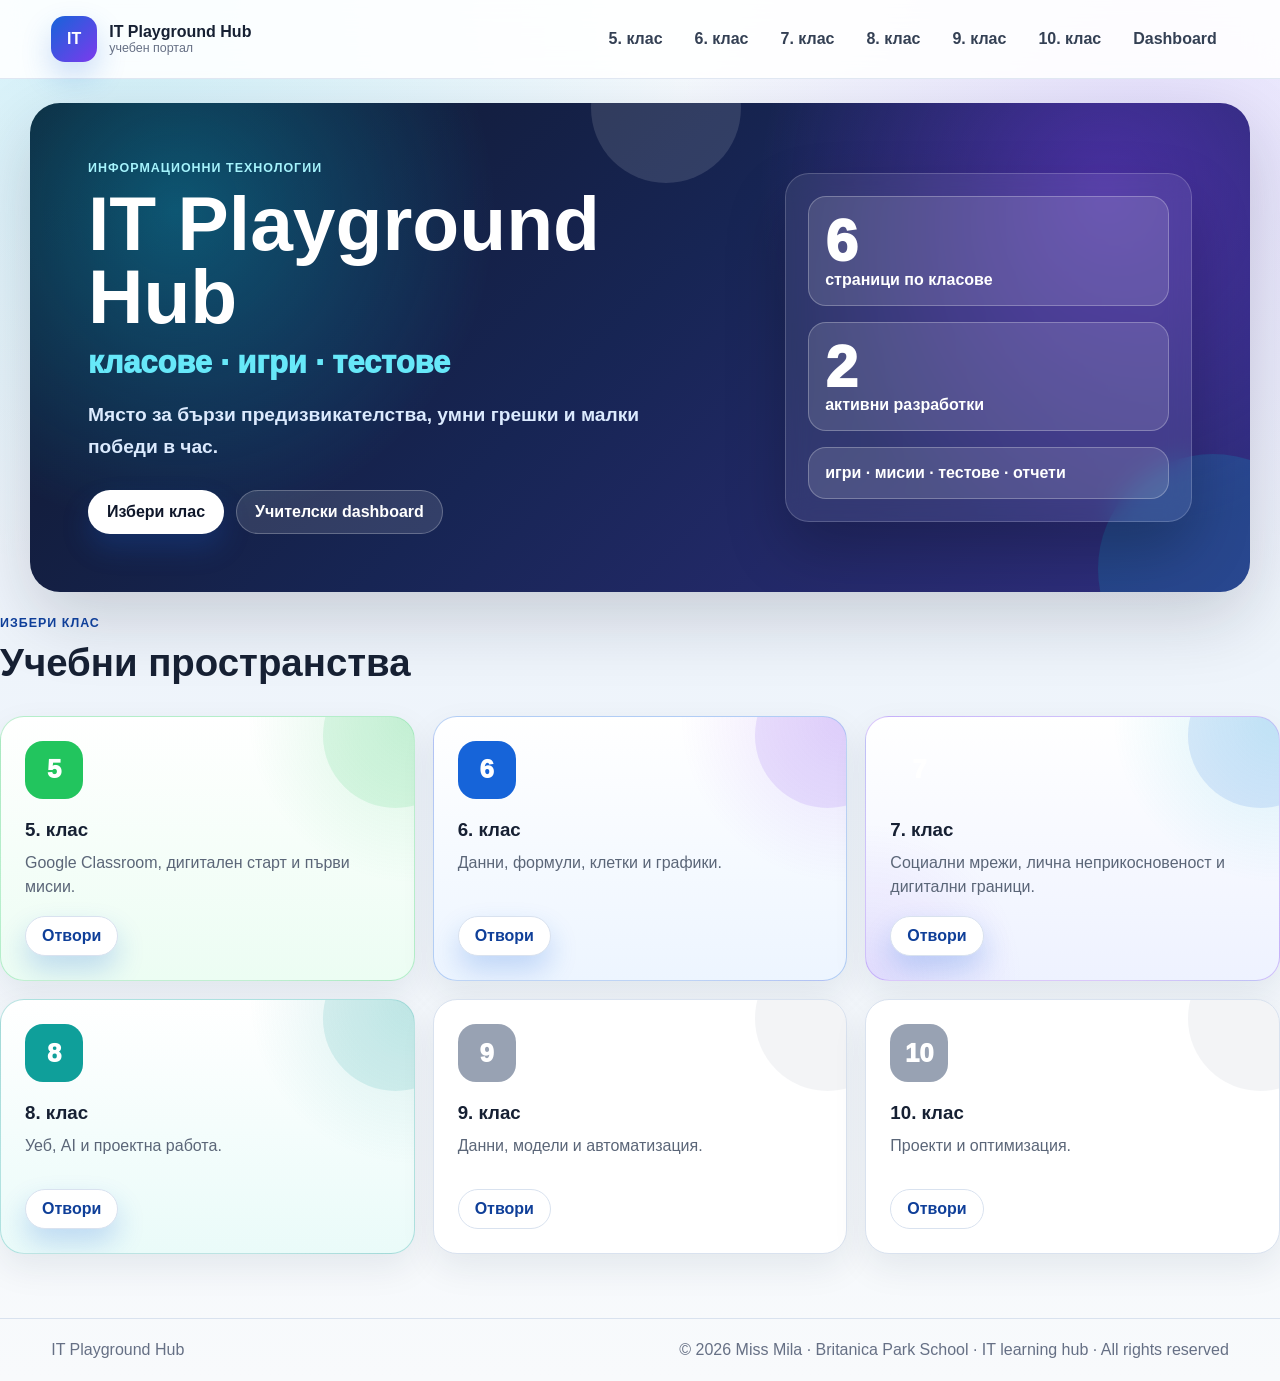
<file: index.html>
<!doctype html>
<html lang="bg">
<head>
  <meta charset="utf-8">
  <meta name="viewport" content="width=device-width, initial-scale=1">
  <title>IT Playground Hub</title>
  <link rel="stylesheet" href="styles.css">
</head>
<body>
  <header class="site-header">
    <a class="brand" href="index.html" aria-label="IT Playground Hub начало">
      <span class="brand-mark">IT</span>
      <span>
        <strong>IT Playground Hub</strong>
        <small>учебен портал</small>
      </span>
    </a>

    <button class="nav-toggle" type="button" aria-expanded="false" aria-controls="main-nav">
      Меню
    </button>

    <nav class="main-nav" id="main-nav" aria-label="Основна навигация">
      <a href="grade-5.html">5. клас</a>
      <a href="grade-6.html">6. клас</a>
      <a href="grade-7.html">7. клас</a>
      <a href="grade-8.html">8. клас</a>
      <a href="grade-9.html">9. клас</a>
      <a href="grade-10.html">10. клас</a>
      <a href="dashboard.html">Dashboard</a>
    </nav>
  </header>

  <main>
    <section class="hero">
      <div class="hero-copy">
        <p class="eyebrow">Информационни технологии</p>
        <h1>IT Playground Hub</h1>
        <p class="hero-subtitle">класове · игри · тестове</p>
        <p class="hero-text">
          Място за бързи предизвикателства, умни грешки и малки победи в час.
        </p>
        <div class="hero-actions">
          <a class="button primary" href="#classes">Избери клас</a>
          <a class="button secondary" href="dashboard.html">Учителски dashboard</a>
        </div>
      </div>
      <div class="hero-panel" aria-label="Акценти">
        <div class="metric-card">
          <span class="metric-value">6</span>
          <span class="metric-label">страници по класове</span>
        </div>
        <div class="metric-card accent">
          <span class="metric-value">2</span>
          <span class="metric-label">активни разработки</span>
        </div>
        <div class="status-strip">игри · мисии · тестове · отчети</div>
      </div>
    </section>

    <section class="section" id="classes">
      <div class="section-heading">
        <p class="eyebrow">Избери клас</p>
        <h2>Учебни пространства</h2>
      </div>

      <div class="class-grid">
        <article class="class-card live green">
          <span class="class-number">5</span>
          <h3>5. клас</h3>
          <p>Google Classroom, дигитален старт и първи мисии.</p>
          <a class="button compact primary" href="grade-5.html">Отвори</a>
        </article>

        <article class="class-card live">
          <span class="class-number">6</span>
          <h3>6. клас</h3>
          <p>Данни, формули, клетки и графики.</p>
          <a class="button compact primary" href="grade-6.html">Отвори</a>
        </article>

        <article class="class-card live cyber">
          <span class="class-number">7</span>
          <h3>7. клас</h3>
          <p>Социални мрежи, лична неприкосновеност и дигитални граници.</p>
          <a class="button compact primary" href="grade-7.html">Отвори</a>
        </article>

        <article class="class-card live teal">
          <span class="class-number">8</span>
          <h3>8. клас</h3>
          <p>Уеб, AI и проектна работа.</p>
          <a class="button compact primary" href="grade-8.html">Отвори</a>
        </article>

        <article class="class-card muted">
          <span class="class-number">9</span>
          <h3>9. клас</h3>
          <p>Данни, модели и автоматизация.</p>
          <a class="button compact" href="grade-9.html">Отвори</a>
        </article>

        <article class="class-card muted">
          <span class="class-number">10</span>
          <h3>10. клас</h3>
          <p>Проекти и оптимизация.</p>
          <a class="button compact" href="grade-10.html">Отвори</a>
        </article>
      </div>
    </section>
  </main>

  <footer class="site-footer">
    <span>IT Playground Hub</span>
    <span>© 2026 Miss Mila · Britanica Park School · IT learning hub · All rights reserved</span>
  </footer>

  <script src="script.js"></script>
</body>
</html>
</file>
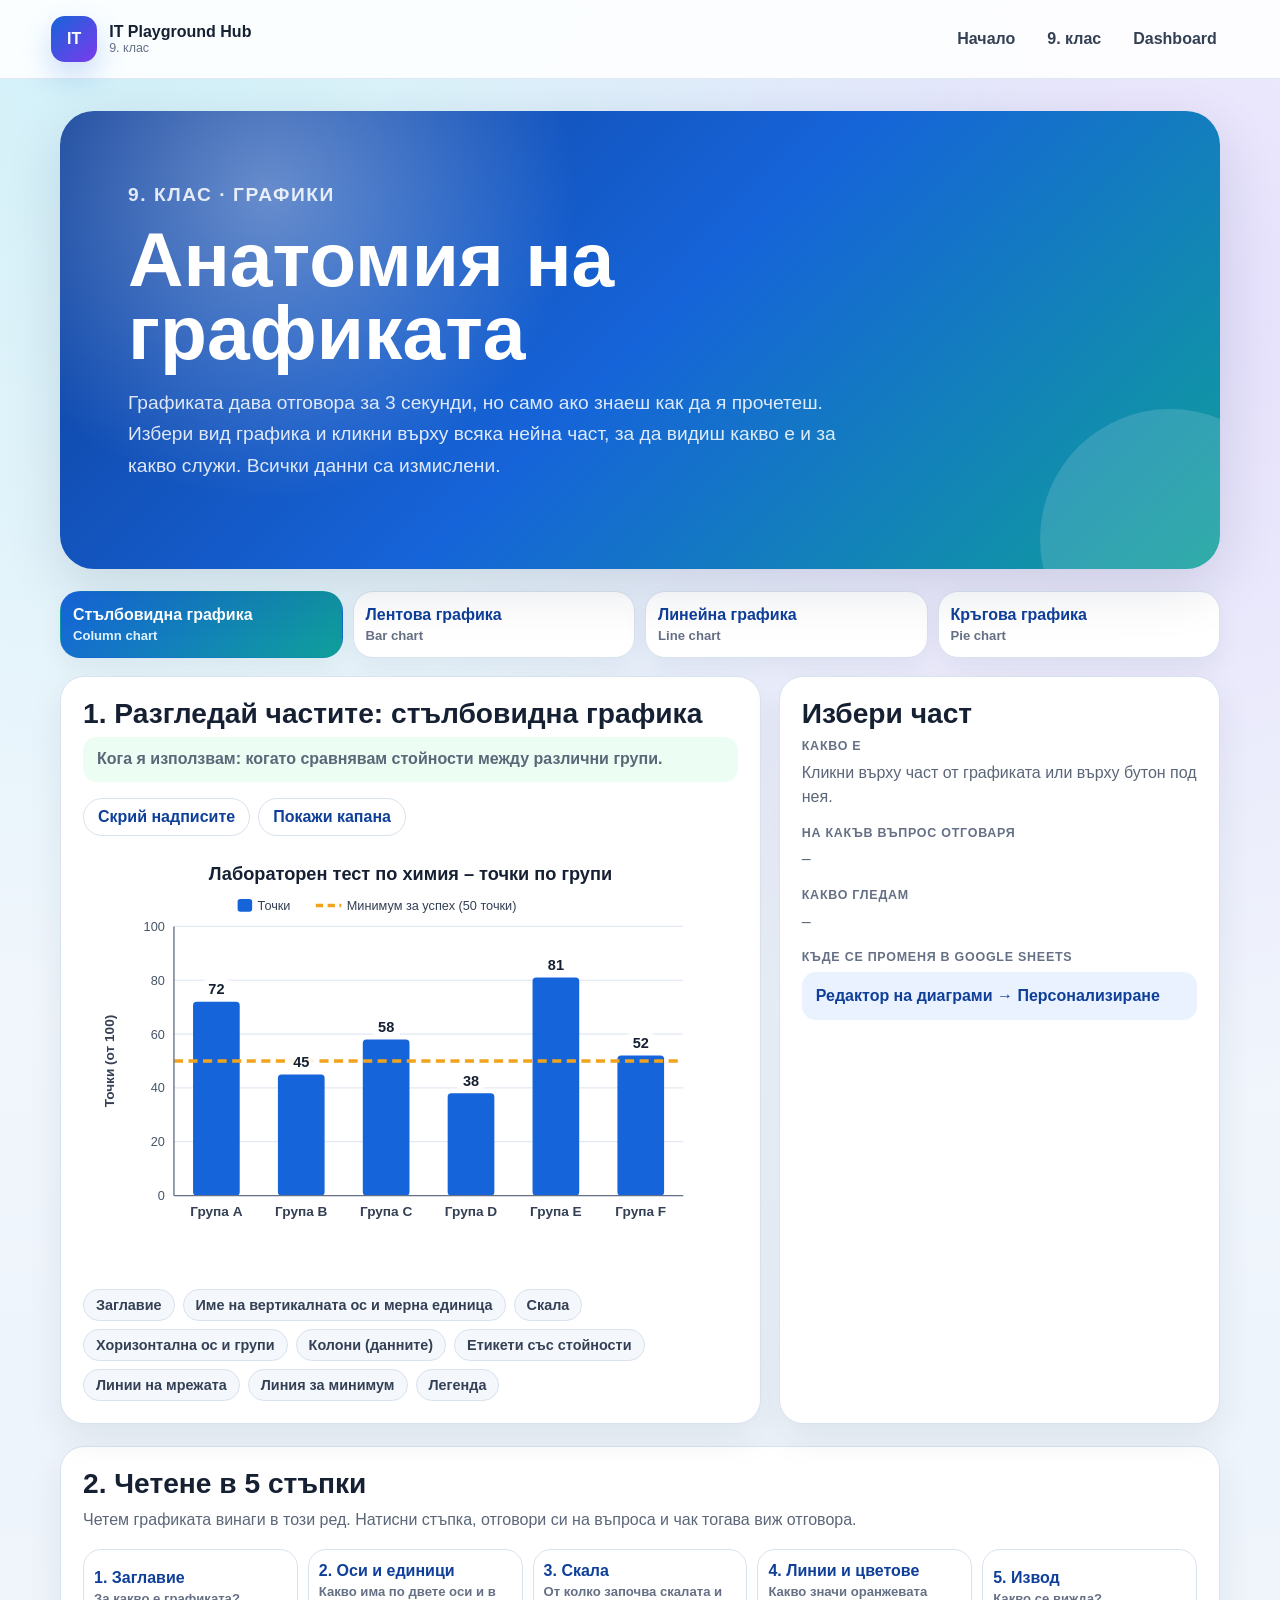
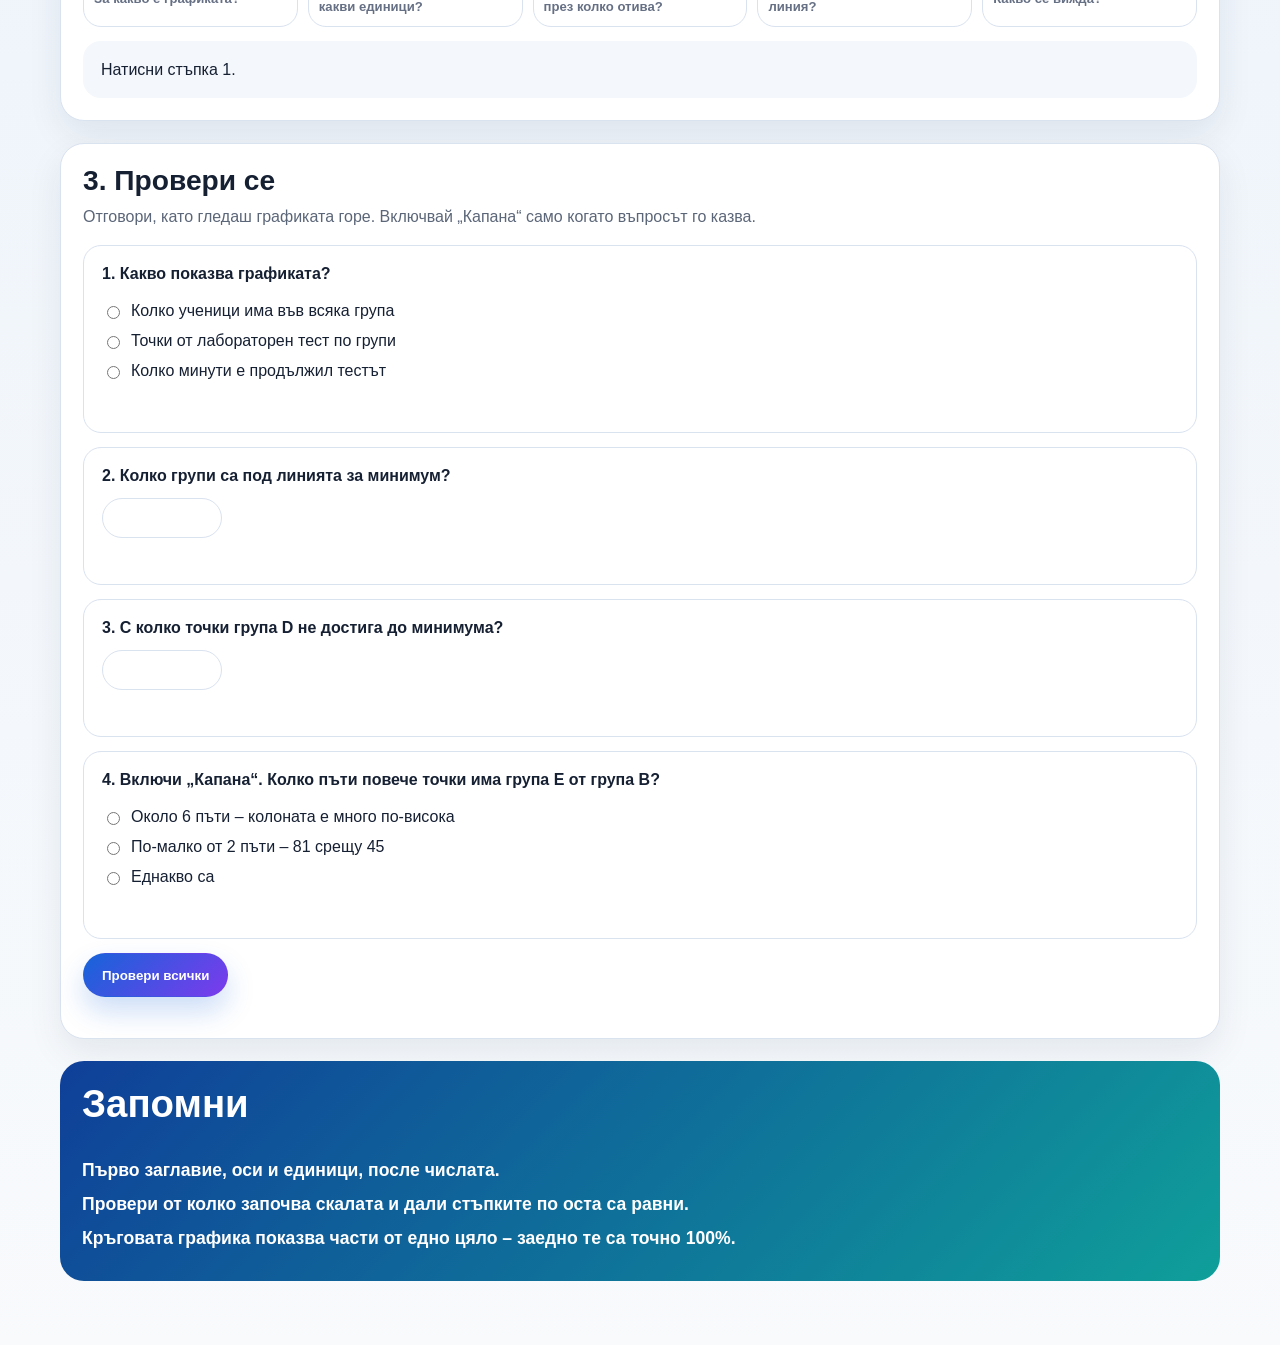
<file: chart-anatomy.html>
<!doctype html>
<html lang="bg">
<head>
  <meta charset="utf-8">
  <meta name="viewport" content="width=device-width, initial-scale=1">
  <title>Анатомия на графиката | IT Playground Hub</title>
  <link rel="stylesheet" href="styles.css">
  <style>
    .page-hero.grade-nine {
      background:
        radial-gradient(circle at 18% 18%, rgba(255, 255, 255, 0.36), transparent 30%),
        linear-gradient(135deg, #0f3f99 0%, #1664d9 50%, #0f9f9a 100%);
    }
    .type-tabs { display: grid; grid-template-columns: repeat(4, minmax(0, 1fr)); gap: 10px; margin-top: 22px; }
    .type-tab {
      border: 1px solid var(--line);
      border-radius: 20px;
      padding: 14px 12px;
      background: #fff;
      font: inherit;
      font-weight: 900;
      color: var(--blue-dark);
      cursor: pointer;
      text-align: left;
      box-shadow: 0 10px 24px rgba(18, 32, 58, 0.06);
    }
    .type-tab span { display: block; margin-top: 4px; color: var(--muted); font-size: 0.82rem; font-weight: 700; }
    .type-tab[aria-selected="true"] { color: #fff; background: linear-gradient(135deg, var(--blue), var(--teal)); border-color: transparent; }
    .type-tab[aria-selected="true"] span { color: #e0f2fe; }
    .lab {
      display: grid;
      grid-template-columns: minmax(0, 1.35fr) minmax(280px, 0.85fr);
      gap: 18px;
      margin-top: 18px;
    }
    .panel {
      border: 1px solid var(--line);
      border-radius: 24px;
      padding: 22px;
      background: var(--panel);
      box-shadow: 0 14px 35px rgba(18, 32, 58, 0.08);
    }
    .panel h2 { font-size: clamp(1.35rem, 2.2vw, 1.8rem); margin-bottom: 8px; }
    .panel > p { color: #5b6678; line-height: 1.55; }
    .when { border-radius: 14px; padding: 10px 14px; background: #ecfdf3; color: #05603a; font-weight: 700; line-height: 1.5; }
    .toolbar { display: flex; flex-wrap: wrap; gap: 8px; margin: 12px 0 14px; }
    .toggle {
      border: 1px solid var(--line);
      border-radius: 999px;
      padding: 9px 14px;
      background: #fff;
      color: var(--blue-dark);
      font: inherit;
      font-weight: 800;
      cursor: pointer;
    }
    .toggle[aria-pressed="true"] { color: #fff; background: var(--rose); border-color: var(--rose); }
    .toggle.hide-btn[aria-pressed="true"] { background: #475467; border-color: #475467; }
    svg.chart { width: 100%; height: auto; display: block; font-family: Inter, "Segoe UI", Arial, sans-serif; }
    .part { cursor: pointer; }
    .hit { fill: transparent; stroke: transparent; stroke-width: 2.5; }
    .part:hover .hit, .part.active .hit { fill: rgba(242, 163, 27, 0.16); stroke: var(--amber); }
    .hidden-part { opacity: 0; pointer-events: none; }
    .chips { display: flex; flex-wrap: wrap; gap: 8px; margin-top: 12px; }
    .chip {
      border: 1px solid var(--line);
      border-radius: 999px;
      padding: 7px 12px;
      background: #f4f7fb;
      color: #344054;
      font: inherit;
      font-size: 0.9rem;
      font-weight: 800;
      cursor: pointer;
    }
    .chip.active { background: #fff1ce; border-color: var(--amber); color: #7a4d00; }
    .explain .label { margin: 0 0 4px; color: var(--muted); font-size: 0.78rem; font-weight: 900; letter-spacing: 0.06em; text-transform: uppercase; }
    .explain .value { margin: 0 0 14px; line-height: 1.55; }
    .explain .sheets { border-radius: 14px; padding: 12px 14px; background: #eaf2ff; color: var(--blue-dark); font-weight: 700; line-height: 1.5; }
    .trap-note { display: none; margin-top: 12px; border-radius: 14px; padding: 12px 14px; background: #fde8ee; color: #8a1538; font-weight: 700; line-height: 1.5; }
    .trap-note.show { display: block; }
    .steps { display: grid; grid-template-columns: repeat(5, minmax(0, 1fr)); gap: 10px; margin: 14px 0; }
    .step-btn {
      border: 1px solid var(--line);
      border-radius: 18px;
      padding: 12px 10px;
      background: #fff;
      font: inherit;
      font-weight: 900;
      color: var(--blue-dark);
      cursor: pointer;
      text-align: left;
    }
    .step-btn span { display: block; color: var(--muted); font-size: 0.82rem; font-weight: 700; margin-top: 4px; }
    .step-btn.active { background: linear-gradient(135deg, var(--blue), var(--violet)); color: #fff; border-color: transparent; }
    .step-btn.active span { color: #dbeafe; }
    .step-box { border-radius: 18px; padding: 16px 18px; background: #f4f7fb; line-height: 1.6; }
    .step-box strong { color: var(--blue-dark); }
    .reveal-btn { margin-top: 10px; }
    .answer { display: none; margin-top: 10px; color: #067647; font-weight: 800; }
    .answer.show { display: block; }
    .quiz { display: grid; gap: 14px; margin-top: 14px; }
    .q { border: 1px solid var(--line); border-radius: 18px; padding: 16px 18px; background: #fff; }
    .q p { margin: 0 0 10px; font-weight: 800; line-height: 1.5; }
    .q label { display: flex; gap: 8px; align-items: center; padding: 6px 0; cursor: pointer; }
    .q input[type="number"] {
      width: 120px; min-height: 40px; border: 1px solid var(--line); border-radius: 999px; padding: 0 14px; font: inherit; font-weight: 700;
    }
    .feedback { min-height: 22px; margin-top: 8px; font-weight: 800; }
    .feedback.ok { color: #067647; }
    .feedback.no { color: var(--rose); }
    .score { margin-top: 14px; font-size: 1.15rem; font-weight: 900; }
    .remember { margin-top: 22px; border-radius: 24px; padding: 22px; color: #fff; background: linear-gradient(135deg, #0f3f99, #0f9f9a); }
    .remember h2 { color: #fff; }
    .remember p { margin: 0 0 6px; font-size: 1.1rem; font-weight: 800; line-height: 1.6; }
    @media (max-width: 860px) {
      .lab { grid-template-columns: 1fr; }
      .steps { grid-template-columns: repeat(2, minmax(0, 1fr)); }
      .type-tabs { grid-template-columns: repeat(2, minmax(0, 1fr)); }
    }
  </style>
</head>
<body>
  <header class="site-header">
    <a class="brand" href="index.html"><span class="brand-mark">IT</span><span><strong>IT Playground Hub</strong><small>9. клас</small></span></a>
    <button class="nav-toggle" type="button" aria-expanded="false" aria-controls="main-nav">Меню</button>
    <nav class="main-nav" id="main-nav">
      <a href="index.html">Начало</a>
      <a href="grade-9.html">9. клас</a>
      <a href="dashboard.html">Dashboard</a>
    </nav>
  </header>

  <main class="page-shell">
    <section class="page-hero grade-nine">
      <p class="eyebrow">9. клас · Графики</p>
      <h1>Анатомия на графиката</h1>
      <p>Графиката дава отговора за 3 секунди, но само ако знаеш как да я прочетеш. Избери вид графика и кликни върху всяка нейна част, за да видиш какво е и за какво служи. Всички данни са измислени.</p>
    </section>

    <div class="type-tabs" role="tablist" id="typeTabs"></div>

    <section class="lab">
      <div class="panel">
        <h2 id="labTitle">1. Разгледай частите</h2>
        <p class="when" id="whenText"></p>
        <div class="toolbar">
          <button class="toggle hide-btn" type="button" id="hideBtn" aria-pressed="false">Скрий надписите</button>
          <button class="toggle" type="button" id="trapBtn" aria-pressed="false">Покажи капана</button>
        </div>
        <svg class="chart" id="chart" viewBox="0 0 720 470" role="img"></svg>
        <div class="chips" id="chips"></div>
        <p class="trap-note" id="trapNote"></p>
      </div>

      <aside class="panel explain" aria-live="polite">
        <h2 id="exTitle">Избери част</h2>
        <p class="label">Какво е</p>
        <p class="value" id="exWhat">Кликни върху част от графиката или върху бутон под нея.</p>
        <p class="label">На какъв въпрос отговаря</p>
        <p class="value" id="exQuestion">–</p>
        <p class="label">Какво гледам</p>
        <p class="value" id="exLook">–</p>
        <p class="label">Къде се променя в Google Sheets</p>
        <p class="sheets" id="exSheets">Редактор на диаграми → Персонализиране</p>
      </aside>
    </section>

    <section class="panel" style="margin-top: 22px;">
      <h2>2. Четене в 5 стъпки</h2>
      <p>Четем графиката винаги в този ред. Натисни стъпка, отговори си на въпроса и чак тогава виж отговора.</p>
      <div class="steps" id="steps"></div>
      <div class="step-box" id="stepBox"></div>
    </section>

    <section class="panel" style="margin-top: 22px;">
      <h2>3. Провери се</h2>
      <p>Отговори, като гледаш графиката горе. Включвай „Капана“ само когато въпросът го казва.</p>
      <div class="quiz" id="quiz"></div>
      <button class="button primary" type="button" id="checkAll" style="margin-top: 14px;">Провери всички</button>
      <p class="score" id="score"></p>
    </section>

    <section class="remember">
      <h2>Запомни</h2>
      <p>Първо заглавие, оси и единици, после числата.</p>
      <p>Провери от колко започва скалата и дали стъпките по оста са равни.</p>
      <p>Кръговата графика показва части от едно цяло – заедно те са точно 100%.</p>
    </section>
  </main>

  <script src="script.js"></script>
  <script>
    const NS = 'http://www.w3.org/2000/svg';
    const svg = document.getElementById('chart');
    const BLUE = '#1664d9', AMBER = '#f2a31b', INK = '#162033', MUTED = '#667085';

    function el(tag, attrs, parent, text) {
      const e = document.createElementNS(NS, tag);
      for (const k in attrs) e.setAttribute(k, attrs[k]);
      if (text !== undefined) e.textContent = text;
      if (parent) parent.appendChild(e);
      return e;
    }
    function group(key) {
      const g = el('g', { class: 'part', 'data-part': key }, svg);
      g.addEventListener('click', () => select(key));
      return g;
    }
    function hit(g, x, y, w, h) { el('rect', { class: 'hit', x, y, width: Math.max(w, 1), height: Math.max(h, 1), rx: 8 }, g); }
    function labelBg(g, cx, cy, text, size) {
      const w = String(text).length * (size || 16) * 0.62 + 12;
      el('rect', { x: cx - w / 2, y: cy - 17, width: w, height: 22, rx: 6, fill: 'rgba(255,255,255,0.88)' }, g);
      el('text', { x: cx, y: cy, 'text-anchor': 'middle', 'font-size': size || 16, 'font-weight': 800, fill: INK }, g, text);
    }
    function title(text) {
      const g = group('title');
      hit(g, 90, 8, 540, 36);
      el('text', { x: 360, y: 33, 'text-anchor': 'middle', 'font-size': 20, 'font-weight': 900, fill: INK }, g, text);
    }
    function legend(items, x) {
      const g = group('legend');
      hit(g, x - 14, 46, 720 - 2 * (x - 14), 28);
      let cx = x;
      items.forEach(it => {
        if (it.kind === 'box') el('rect', { x: cx, y: 54, width: 16, height: 14, fill: it.color, rx: 3 }, g);
        else el('line', { x1: cx, x2: cx + 28, y1: 61, y2: 61, stroke: it.color, 'stroke-width': 4, 'stroke-dasharray': it.dash ? '8 5' : '' }, g);
        const t = el('text', { x: cx + (it.kind === 'box' ? 22 : 34), y: 66, 'font-size': 14, fill: '#344054' }, g, it.text);
        cx += (it.kind === 'box' ? 22 : 34) + it.text.length * 7.6 + 26;
      });
    }

    /* ---------- 1. Стълбовидна ---------- */
    const columnType = {
      tab: 'Стълбовидна', sub: 'Column chart',
      when: 'Кога я използвам: когато сравнявам стойности между различни групи.',
      data: [['A', 72], ['B', 45], ['C', 58], ['D', 38], ['E', 81], ['F', 52]],
      hide: ['title', 'yTitle', 'labels', 'legend'],
      parts: {
        title: { name: 'Заглавие', what: 'Едно изречение най-горе, което казва какво показва графиката.', question: 'За какво е тази графика?', look: 'Чети го първо. Без заглавие не знаеш дали това са точки, проценти или пари.', sheets: 'Персонализиране → Заглавия на диаграмата и осите → Заглавие на диаграмата' },
        yTitle: { name: 'Име на вертикалната ос и мерна единица', what: 'Надписът до вертикалната ос: какво се мери и в какво (тук: точки).', question: 'Какво мерим и в какви единици?', look: 'Без единица числото 50 може да е точки, процент или секунди.', sheets: 'Персонализиране → Заглавия на диаграмата и осите → заглавие на вертикалната ос' },
        scale: { name: 'Скала', what: 'Числата по вертикалната ос и стъпката между тях (0, 20, 40 …).', question: 'От колко започва и през колко отива?', look: 'Провери дали започва от 0. Ако започва от друго число, разликите изглеждат по-големи, отколкото са.', sheets: 'Персонализиране → Вертикална ос (минимум и максимум)' },
        xAxis: { name: 'Хоризонтална ос и групи', what: 'Надписите под колоните: какво сравняваме (тук: групите A–F).', question: 'Какво сравнява графиката?', look: 'Всяка колона е една група. Прочети имената, преди да гледаш височините.', sheets: 'Персонализиране → Хоризонтална ос' },
        bars: { name: 'Колони (данните)', what: 'Самите стойности. Височината на колоната е числото.', question: 'Колко е всяка стойност и коя е най-голяма?', look: 'Сравнявай височините, но винаги спрямо скалата.', sheets: 'Персонализиране → Поредица (цвят на колоните)' },
        labels: { name: 'Етикети със стойности', what: 'Точното число върху всяка колона.', question: 'Колко точно е?', look: 'С етикети не гадаеш по скалата. Особено важни са, когато стойностите са близки.', sheets: 'Персонализиране → Поредица → етикети с данни' },
        grid: { name: 'Линии на мрежата', what: 'Тънките хоризонтални линии зад колоните.', question: 'До коя стойност стига колоната?', look: 'Помагат на окото да проследи височината до скалата. Не трябва да са по-ярки от данните.', sheets: 'Персонализиране → Линии на решетката и деления' },
        pass: { name: 'Линия за минимум', what: 'Хоризонтална линия на 50 точки: границата, с която сравняваме.', question: 'Кой е над границата и кой под нея?', look: 'Всичко над линията е минало, всичко под нея не е. Гледай колко далеч е всяка колона от линията.', sheets: 'Втора колона с числото 50 на всеки ред, показана като линия (комбинирана диаграма). Учим го в следващия час.' },
        legend: { name: 'Легенда', what: 'Обяснението какво значи всеки цвят и всяка линия.', question: 'Какво значи синьото и какво значи оранжевата линия?', look: 'Нужна е, когато на графиката има повече от един вид данни.', sheets: 'Персонализиране → Легенда' }
      },
      order: ['title', 'yTitle', 'scale', 'xAxis', 'bars', 'labels', 'grid', 'pass', 'legend'],
      trapNote: 'Капан! Вертикалната ос вече започва от 40, а не от 0. Група E изглежда много пъти по-добра от група B, но всъщност има 81 срещу 45 точки – по-малко от 2 пъти повече. Винаги гледай от колко започва скалата.',
      draw(trap) {
        const box = { x: 100, y: 84, w: 560, h: 296 };
        const yMin = trap ? 40 : 0, yMax = 100;
        const ticks = trap ? [40, 50, 60, 70, 80, 90, 100] : [0, 20, 40, 60, 80, 100];
        const yOf = v => box.y + box.h - (Math.max(v, yMin) - yMin) / (yMax - yMin) * box.h;
        const slot = box.w / this.data.length, bw = slot * 0.55;
        const gGrid = group('grid'); hit(gGrid, box.x - 4, box.y - 4, box.w + 8, box.h + 8);
        ticks.forEach(t => el('line', { x1: box.x, x2: box.x + box.w, y1: yOf(t), y2: yOf(t), stroke: '#d9e2ef' }, gGrid));
        const gBars = group('bars');
        hit(gBars, box.x + 6, box.y + 20, box.w - 12, box.h - 20);
        this.data.forEach((d, i) => el('rect', { x: box.x + i * slot + (slot - bw) / 2, y: yOf(d[1]), width: bw, height: box.y + box.h - yOf(d[1]), fill: BLUE, rx: 4 }, gBars));
        const gPass = group('pass'); hit(gPass, box.x - 4, yOf(50) - 10, box.w + 8, 20);
        el('line', { x1: box.x, x2: box.x + box.w, y1: yOf(50), y2: yOf(50), stroke: AMBER, 'stroke-width': 4, 'stroke-dasharray': '10 6' }, gPass);
        const gLab = group('labels'); hit(gLab, box.x, box.y - 12, box.w, 30);
        this.data.forEach((d, i) => labelBg(gLab, box.x + i * slot + slot / 2, yOf(d[1]) - 8, d[1]));
        const gScale = group('scale'); hit(gScale, box.x - 48, box.y - 10, 46, box.h + 20);
        el('line', { x1: box.x, x2: box.x, y1: box.y, y2: box.y + box.h, stroke: MUTED, 'stroke-width': 1.5 }, gScale);
        ticks.forEach(t => el('text', { x: box.x - 10, y: yOf(t) + 5, 'text-anchor': 'end', 'font-size': 14, fill: '#475467' }, gScale, t));
        const gX = group('xAxis'); hit(gX, box.x, box.y + box.h + 2, box.w, 52);
        el('line', { x1: box.x, x2: box.x + box.w, y1: box.y + box.h, y2: box.y + box.h, stroke: MUTED, 'stroke-width': 1.5 }, gX);
        this.data.forEach((d, i) => el('text', { x: box.x + i * slot + slot / 2, y: box.y + box.h + 22, 'text-anchor': 'middle', 'font-size': 15, 'font-weight': 700, fill: '#344054' }, gX, 'Група ' + d[0]));
        const gY = group('yTitle'); hit(gY, 14, box.y, 34, box.h);
        el('text', { x: 34, y: box.y + box.h / 2, 'text-anchor': 'middle', 'font-size': 15, 'font-weight': 700, fill: '#344054', transform: 'rotate(-90 34 ' + (box.y + box.h / 2) + ')' }, gY, 'Точки (от 100)');
        title('Лабораторен тест по химия – точки по групи');
        legend([{ kind: 'box', color: BLUE, text: 'Точки' }, { kind: 'line', color: AMBER, dash: true, text: 'Минимум за успех (50 точки)' }], 170);
      },
      steps: [
        { t: 'Заглавие', part: 'title', q: 'За какво е графиката?', a: 'Точки от лабораторен тест по химия, по групи.' },
        { t: 'Оси и единици', part: 'yTitle', q: 'Какво има по двете оси и в какви единици?', a: 'Хоризонтално: групите A–F. Вертикално: точки от 100.' },
        { t: 'Скала', part: 'scale', q: 'От колко започва скалата и през колко отива?', a: 'От 0 до 100, през 20. Започва от 0, значи височините може да се сравняват честно.' },
        { t: 'Линии и цветове', part: 'pass', q: 'Какво значи оранжевата линия?', a: 'Минимумът за успех – 50 точки. Над нея групата е минала, под нея не е.' },
        { t: 'Извод', part: 'bars', q: 'Какво се вижда?', a: '4 групи са минали, 2 не са (B с 45 и D с 38). Най-добре е група E с 81 точки. Група F е минала на косъм – с 52.' }
      ],
      quiz: [
        { type: 'choice', q: '1. Какво показва графиката?', options: ['Колко ученици има във всяка група', 'Точки от лабораторен тест по групи', 'Колко минути е продължил тестът'], answer: 1, ok: 'Точно така – прочете го от заглавието.', no: 'Погледни заглавието и името на вертикалната ос.' },
        { type: 'number', q: '2. Колко групи са под линията за минимум?', answer: 2, ok: 'Да – групи B и D.', no: 'Брой колоните, които не стигат до оранжевата линия.' },
        { type: 'number', q: '3. С колко точки група D не достига до минимума?', answer: 12, ok: 'Да: 50 – 38 = 12 точки.', no: 'Виж етикета на група D и го извади от 50.' },
        { type: 'choice', q: '4. Включи „Капана“. Колко пъти повече точки има група E от група B?', options: ['Около 6 пъти – колоната е много по-висока', 'По-малко от 2 пъти – 81 срещу 45', 'Еднакво са'], answer: 1, ok: 'Точно така! Колоната изглежда много по-висока само защото скалата започва от 40.', no: 'Не гледай височината – гледай числата в етикетите и от колко започва скалата.' }
      ]
    };

    /* ---------- 2. Лентова ---------- */
    const barType = {
      tab: 'Лентова', sub: 'Bar chart',
      when: 'Кога я използвам: когато сравнявам групи и имената им са дълги – хоризонтално се четат по-лесно.',
      data: [['Меден сулфат', 180], ['Сода бикарбонат', 150], ['Готварска сол', 120], ['Захар', 95], ['Лимонена киселина', 70]],
      hide: ['title', 'xTitle', 'labels'],
      parts: {
        title: { name: 'Заглавие', what: 'Изречението най-горе, което казва какво показва графиката.', question: 'За какво е тази графика?', look: 'Тук разбираш, че се мери времето за разтваряне, а не количество.', sheets: 'Персонализиране → Заглавия на диаграмата и осите → Заглавие на диаграмата' },
        xTitle: { name: 'Име на хоризонталната ос и мерна единица', what: 'При лентовата графика числата са по хоризонталната ос (тук: секунди).', question: 'Какво мерим и в какви единици?', look: 'Внимавай: осите са разменени спрямо стълбовидната. Стойностите са хоризонтално.', sheets: 'Персонализиране → Заглавия на диаграмата и осите → заглавие на хоризонталната ос' },
        scale: { name: 'Скала', what: 'Числата по хоризонталната ос (0, 50, 100 …).', question: 'От колко започва и през колко отива?', look: 'И тук скалата трябва да започва от 0, иначе разликите в дължините лъжат.', sheets: 'Персонализиране → Хоризонтална ос (минимум и максимум)' },
        cats: { name: 'Категории с дълги имена', what: 'Имената на веществата отляво – всяко на свой ред.', question: 'Какво сравняваме?', look: 'Затова избираме лентова графика: дългите имена се четат хоризонтално, без да се въртят или режат.', sheets: 'Персонализиране → Вертикална ос (етикетите)' },
        bars: { name: 'Ленти (данните)', what: 'Дължината на лентата е стойността.', question: 'Кое е най-дълго и кое най-кратко?', look: 'Лентите са подредени от най-дългата към най-късата – така сравнението е мигновено.', sheets: 'Подредбата става в таблицата: Данни → Сортиране на диапазона' },
        labels: { name: 'Етикети със стойности', what: 'Точното число в края на всяка лента.', question: 'Колко точно е?', look: 'Не гадаеш по скалата – четеш числото директно.', sheets: 'Персонализиране → Поредица → етикети с данни' },
        grid: { name: 'Линии на мрежата', what: 'Вертикалните тънки линии зад лентите.', question: 'До коя стойност стига лентата?', look: 'При лентовата графика мрежата е вертикална.', sheets: 'Персонализиране → Линии на решетката и деления' }
      },
      order: ['title', 'xTitle', 'scale', 'cats', 'bars', 'labels', 'grid'],
      trapNote: 'Капан! Хоризонталната ос започва от 60, а не от 0. Меденият сулфат изглежда да се разтваря 12 пъти по-дълго от лимонената киселина, но е 180 срещу 70 секунди – около 2,6 пъти.',
      draw(trap) {
        const box = { x: 210, y: 84, w: 460, h: 290 };
        const xMin = trap ? 60 : 0, xMax = 200;
        const ticks = trap ? [60, 80, 100, 120, 140, 160, 180, 200] : [0, 50, 100, 150, 200];
        const xOf = v => box.x + (Math.max(v, xMin) - xMin) / (xMax - xMin) * box.w;
        const slot = box.h / this.data.length, bh = slot * 0.55;
        const gGrid = group('grid'); hit(gGrid, box.x - 4, box.y - 4, box.w + 8, box.h + 8);
        ticks.forEach(t => el('line', { x1: xOf(t), x2: xOf(t), y1: box.y, y2: box.y + box.h, stroke: '#d9e2ef' }, gGrid));
        const gBars = group('bars'); hit(gBars, box.x, box.y + 4, box.w - 6, box.h - 8);
        this.data.forEach((d, i) => el('rect', { x: box.x, y: box.y + i * slot + (slot - bh) / 2, width: xOf(d[1]) - box.x, height: bh, fill: BLUE, rx: 4 }, gBars));
        const gLab = group('labels'); hit(gLab, box.x + box.w - 120, box.y, 126, box.h);
        this.data.forEach((d, i) => labelBg(gLab, Math.min(xOf(d[1]) + 26, box.x + box.w - 10), box.y + i * slot + slot / 2 + 6, d[1]));
        const gCats = group('cats'); hit(gCats, 14, box.y, box.x - 20, box.h);
        el('line', { x1: box.x, x2: box.x, y1: box.y, y2: box.y + box.h, stroke: MUTED, 'stroke-width': 1.5 }, gCats);
        this.data.forEach((d, i) => el('text', { x: box.x - 10, y: box.y + i * slot + slot / 2 + 5, 'text-anchor': 'end', 'font-size': 15, 'font-weight': 700, fill: '#344054' }, gCats, d[0]));
        const gScale = group('scale'); hit(gScale, box.x - 6, box.y + box.h + 2, box.w + 12, 26);
        el('line', { x1: box.x, x2: box.x + box.w, y1: box.y + box.h, y2: box.y + box.h, stroke: MUTED, 'stroke-width': 1.5 }, gScale);
        ticks.forEach(t => el('text', { x: xOf(t), y: box.y + box.h + 20, 'text-anchor': 'middle', 'font-size': 14, fill: '#475467' }, gScale, t));
        const gXT = group('xTitle'); hit(gXT, box.x, box.y + box.h + 30, box.w, 28);
        el('text', { x: box.x + box.w / 2, y: box.y + box.h + 50, 'text-anchor': 'middle', 'font-size': 15, 'font-weight': 700, fill: '#344054' }, gXT, 'Време за разтваряне (секунди)');
        title('Колко бързо се разтварят 5 г вещество във вода');
      },
      steps: [
        { t: 'Заглавие', part: 'title', q: 'За какво е графиката?', a: 'Колко секунди са нужни 5 г от различни вещества да се разтворят във вода.' },
        { t: 'Оси и единици', part: 'xTitle', q: 'Какво има по двете оси?', a: 'Вертикално: веществата. Хоризонтално: време в секунди. Осите са разменени спрямо стълбовидната.' },
        { t: 'Скала', part: 'scale', q: 'От колко започва скалата?', a: 'От 0 до 200 секунди, през 50. Започва от 0 – дължините може да се сравняват честно.' },
        { t: 'Подредба', part: 'bars', q: 'Как са подредени лентите?', a: 'От най-дългото време към най-краткото. Така веднага виждаш кое е най-бавно и кое най-бързо.' },
        { t: 'Извод', part: 'labels', q: 'Какво се вижда?', a: 'Най-бързо се разтваря лимонената киселина (70 s), най-бавно – меденият сулфат (180 s).' }
      ],
      quiz: [
        { type: 'choice', q: '1. Кое вещество се разтваря най-бързо?', options: ['Меден сулфат', 'Лимонена киселина', 'Захар'], answer: 1, ok: 'Да – най-късата лента, 70 секунди.', no: 'Най-бързо = най-малко секунди = най-къса лента.' },
        { type: 'number', q: '2. С колко секунди по-бавно се разтваря содата бикарбонат от захарта?', answer: 55, ok: 'Да: 150 – 95 = 55 секунди.', no: 'Виж етикетите на двете ленти и извади по-малкото число.' },
        { type: 'choice', q: '3. Защо тук е избрана лентова, а не стълбовидна графика?', options: ['Защото е по-цветна', 'Защото имената на веществата са дълги и се четат по-лесно хоризонтално', 'Защото данните са във времето'], answer: 1, ok: 'Точно така.', no: 'Погледни надписите вляво – колко дълги са?' },
        { type: 'choice', q: '4. Включи „Капана“. Колко пъти по-дълго се разтваря меденият сулфат от лимонената киселина?', options: ['Около 12 пъти', 'Около 2,6 пъти', 'Еднакво'], answer: 1, ok: 'Да – 180 срещу 70. Дългата лента лъже, защото скалата започва от 60.', no: 'Гледай числата, не дължината – и от колко започва скалата.' }
      ]
    };

    /* ---------- 3. Линейна ---------- */
    const lineType = {
      tab: 'Линейна', sub: 'Line chart',
      when: 'Кога я използвам: когато показвам промяна или развитие във времето.',
      data: [[0, 20], [2, 35], [4, 50], [6, 63], [8, 74], [10, 82]],
      hide: ['title', 'yTitle', 'xTitle', 'legend', 'labels'],
      parts: {
        title: { name: 'Заглавие', what: 'Изречението най-горе: какво се променя.', question: 'За какво е тази графика?', look: 'Тук се следи как температурата на водата се променя, докато я загряваме.', sheets: 'Персонализиране → Заглавия на диаграмата и осите → Заглавие на диаграмата' },
        yTitle: { name: 'Име на вертикалната ос и мерна единица', what: 'Какво се мери (тук: температура в °C).', question: 'Какво мерим и в какви единици?', look: 'Без °C числото 50 не значи нищо.', sheets: 'Персонализиране → Заглавия на диаграмата и осите → заглавие на вертикалната ос' },
        scale: { name: 'Скала', what: 'Числата по вертикалната ос.', question: 'От колко до колко отива?', look: 'При линейната графика скалата понякога не започва от 0 – това е допустимо, но трябва да го видиш.', sheets: 'Персонализиране → Вертикална ос (минимум и максимум)' },
        xAxis: { name: 'Ос на времето', what: 'Хоризонталната ос показва времето (минути).', question: 'Кога е направено всяко измерване?', look: 'Стъпките трябва да са равни: 0, 2, 4, 6 … Ако една стъпка липсва, наклонът лъже.', sheets: 'Персонализиране → Хоризонтална ос' },
        line: { name: 'Линия (развитието)', what: 'Свързва измерванията и показва как се променя стойността.', question: 'Расте ли, пада ли, или е равна?', look: 'Колкото по-стръмна е линията, толкова по-бързо е промяната.', sheets: 'Персонализиране → Поредица (цвят и дебелина на линията)' },
        points: { name: 'Точки (измерванията)', what: 'Кръгчетата са истинските измервания. Линията между тях е само свързване.', question: 'Къде точно сме мерили?', look: 'Между две точки не знаем със сигурност какво е станало.', sheets: 'Персонализиране → Поредица (вид и размер на точките)' },
        labels: { name: 'Етикети със стойности', what: 'Точното число до всяка точка.', question: 'Колко точно е било?', look: 'Помагат да сметнеш с колко се е променила стойността.', sheets: 'Персонализиране → Поредица → етикети с данни' },
        target: { name: 'Линия за целева стойност', what: 'Хоризонтална линия на 70 °C – температурата, до която искаме да стигнем.', question: 'Кога сме стигнали целта?', look: 'Търси мястото, където синята линия пресича оранжевата.', sheets: 'Втора колона с числото 70 на всеки ред, показана като втора линия.' },
        legend: { name: 'Легенда', what: 'Какво значи синята и какво оранжевата линия.', question: 'Коя линия е измерването и коя е целта?', look: 'Нужна е, защото има две линии.', sheets: 'Персонализиране → Легенда' }
      },
      order: ['title', 'yTitle', 'scale', 'xAxis', 'line', 'points', 'labels', 'target', 'legend'],
      trapNote: 'Капан! На оста на времето липсва 8-ата минута, но 10-ата е сложена на същото разстояние. Изглежда, че в края водата се загрява по-бързо, а всъщност е по-бавно. Провери дали стъпките по оста са равни.',
      draw(trap) {
        const box = { x: 100, y: 84, w: 540, h: 290 };
        const pts = trap ? this.data.filter(d => d[0] !== 8) : this.data;
        const xOf = (i) => box.x + 20 + i * ((box.w - 40) / (pts.length - 1));
        const yOf = v => box.y + box.h - v / 100 * box.h;
        const ticks = [0, 20, 40, 60, 80, 100];
        const gGrid = group('grid'); // мрежата е част от скалата тук
        ticks.forEach(t => el('line', { x1: box.x, x2: box.x + box.w, y1: yOf(t), y2: yOf(t), stroke: '#d9e2ef' }, gGrid));
        const gT = group('target'); hit(gT, box.x - 4, yOf(70) - 10, box.w + 8, 20);
        el('line', { x1: box.x, x2: box.x + box.w, y1: yOf(70), y2: yOf(70), stroke: AMBER, 'stroke-width': 4, 'stroke-dasharray': '10 6' }, gT);
        const gL = group('line'); hit(gL, box.x + 10, box.y + 20, box.w - 20, box.h - 30);
        el('polyline', { points: pts.map((d, i) => xOf(i) + ',' + yOf(d[1])).join(' '), fill: 'none', stroke: BLUE, 'stroke-width': 4 }, gL);
        const gP = group('points'); hit(gP, xOf(0) - 14, yOf(pts[0][1]) - 14, 28, 28);
        pts.forEach((d, i) => el('circle', { cx: xOf(i), cy: yOf(d[1]), r: 7, fill: '#fff', stroke: BLUE, 'stroke-width': 3 }, gP));
        const gLab = group('labels'); hit(gLab, box.x + box.w - 70, box.y, 76, 60);
        pts.forEach((d, i) => labelBg(gLab, xOf(i), yOf(d[1]) - 14, d[1]));
        const gS = group('scale'); hit(gS, box.x - 48, box.y - 10, 46, box.h + 20);
        el('line', { x1: box.x, x2: box.x, y1: box.y, y2: box.y + box.h, stroke: MUTED, 'stroke-width': 1.5 }, gS);
        ticks.forEach(t => el('text', { x: box.x - 10, y: yOf(t) + 5, 'text-anchor': 'end', 'font-size': 14, fill: '#475467' }, gS, t));
        const gX = group('xAxis'); hit(gX, box.x, box.y + box.h + 2, box.w, 26);
        el('line', { x1: box.x, x2: box.x + box.w, y1: box.y + box.h, y2: box.y + box.h, stroke: MUTED, 'stroke-width': 1.5 }, gX);
        pts.forEach((d, i) => el('text', { x: xOf(i), y: box.y + box.h + 20, 'text-anchor': 'middle', 'font-size': 14, fill: '#344054', 'font-weight': 700 }, gX, d[0]));
        const gXT = group('xTitle'); hit(gXT, box.x, box.y + box.h + 30, box.w, 28);
        el('text', { x: box.x + box.w / 2, y: box.y + box.h + 50, 'text-anchor': 'middle', 'font-size': 15, 'font-weight': 700, fill: '#344054' }, gXT, 'Време (минути)');
        gXT.addEventListener('click', e => { e.stopPropagation(); select('xAxis'); });
        const gY = group('yTitle'); hit(gY, 14, box.y, 34, box.h);
        el('text', { x: 34, y: box.y + box.h / 2, 'text-anchor': 'middle', 'font-size': 15, 'font-weight': 700, fill: '#344054', transform: 'rotate(-90 34 ' + (box.y + box.h / 2) + ')' }, gY, 'Температура (°C)');
        title('Температура на водата при нагряване');
        legend([{ kind: 'line', color: BLUE, text: 'Измерена температура' }, { kind: 'line', color: AMBER, dash: true, text: 'Цел: 70 °C' }], 190);
      },
      steps: [
        { t: 'Заглавие', part: 'title', q: 'Какво се променя?', a: 'Температурата на водата, докато я загряваме.' },
        { t: 'Оси и единици', part: 'yTitle', q: 'Какво има по двете оси?', a: 'Хоризонтално: време в минути. Вертикално: температура в °C.' },
        { t: 'Стъпки по оста', part: 'xAxis', q: 'Равни ли са стъпките по времето?', a: 'Да – през 2 минути: 0, 2, 4, 6, 8, 10. Значи наклонът може да се сравнява.' },
        { t: 'Линии', part: 'target', q: 'Какво значи оранжевата линия?', a: 'Целевата температура – 70 °C. Водата я достига между 6-ата и 8-ата минута.' },
        { t: 'Извод', part: 'line', q: 'Какво се вижда?', a: 'Температурата расте през цялото време, но в началото по-бързо (+15 °C за 2 минути), а в края по-бавно (+8 °C).' }
      ],
      quiz: [
        { type: 'number', q: '1. Колко е температурата на 4-ата минута (в °C)?', answer: 50, ok: 'Да – 50 °C.', no: 'Намери 4 на хоризонталната ос и виж точката над нея.' },
        { type: 'choice', q: '2. Кога водата достига целта от 70 °C?', options: ['Между 2-рата и 4-ата минута', 'Между 6-ата и 8-ата минута', 'Не я достига'], answer: 1, ok: 'Да – там синята линия пресича оранжевата.', no: 'Търси къде синята линия минава над оранжевата.' },
        { type: 'choice', q: '3. Кога водата се загрява по-бързо?', options: ['В началото', 'В края', 'Еднакво през цялото време'], answer: 0, ok: 'Да – в началото линията е по-стръмна: +15 °C срещу +8 °C в края.', no: 'Сравни наклона на линията в началото и в края.' },
        { type: 'choice', q: '4. Включи „Капана“. Вярно ли е, че в края водата се загрява по-бързо?', options: ['Да, линията е по-стръмна', 'Не – на оста липсва 8-ата минута и стъпките не са равни'], answer: 1, ok: 'Точно така! Последната стъпка е 4 минути, а изглежда като 2.', no: 'Прочети числата по хоризонталната ос. Равни ли са стъпките?' }
      ]
    };

    /* ---------- 4. Кръгова ---------- */
    const pieType = {
      tab: 'Кръгова', sub: 'Pie chart',
      when: 'Кога я използвам: когато показвам части от едно цяло – всички части заедно са 100%.',
      data: [['Вулкан', 35, '#1664d9'], ['Разтваряне', 25, '#0f9f9a'], ['Кристали', 20, '#f2a31b'], ['Индикатори', 15, '#7c3aed'], ['Друго', 5, '#98a2b3']],
      trapData: [['Вулкан', 60, '#1664d9'], ['Разтваряне', 40, '#0f9f9a'], ['Кристали', 35, '#f2a31b'], ['Индикатори', 30, '#7c3aed'], ['Друго', 10, '#98a2b3']],
      hide: ['title', 'whole', 'labels', 'legend'],
      parts: {
        title: { name: 'Заглавие', what: 'Изречението най-горе: какво е цялото, което делим.', question: 'За какво е тази графика?', look: 'Тук цялото са отговорите от една анкета.', sheets: 'Персонализиране → Заглавия на диаграмата и осите → Заглавие на диаграмата' },
        whole: { name: 'Цялото (100%)', what: 'Подзаглавието казва колко е цялото: 40 ученици = 100%.', question: 'От какво са тези проценти?', look: 'Без него не знаеш дали 25% са 10 души или 1000.', sheets: 'Пиши го в заглавието или в подзаглавието на диаграмата.' },
        slices: { name: 'Сектори (частите)', what: 'Всеки сектор е една част. Колкото по-голям е, толкова по-голяма е частта.', question: 'Коя част е най-голяма?', look: 'Окото сравнява трудно сектори с близък размер – затова гледай и процентите.', sheets: 'Персонализиране → Поредица / сектори (цветове)' },
        labels: { name: 'Етикети с проценти', what: 'Процентът върху всеки сектор.', question: 'Колко точно е всяка част?', look: 'Сборът на всички проценти трябва да е 100%.', sheets: 'Персонализиране → настройки на кръговата диаграма (етикет на секторите)' },
        legend: { name: 'Легенда', what: 'Кой цвят коя част е.', question: 'Кой сектор какво е?', look: 'При кръговата графика без легенда (или етикети с имена) не знаеш кой сектор какъв е.', sheets: 'Персонализиране → Легенда' }
      },
      order: ['title', 'whole', 'slices', 'labels', 'legend'],
      trapNote: 'Капан! Тук анкетата е била с „Квадратчета за отметка“ – всеки е избрал по няколко опита. Процентите правят 175%, а не 100%. Кръгова графика от такива данни лъже: няма едно цяло, което да се дели. За тях използвай стълбовидна графика.',
      draw(trap) {
        const data = trap ? this.trapData : this.data;
        const total = data.reduce((s, d) => s + d[1], 0);
        const cx = 290, cy = 285, r = 155;
        const gS = group('slices'); hit(gS, cx - r - 8, cy - r - 8, 2 * r + 16, 2 * r + 16);
        let a0 = -Math.PI / 2;
        const mids = [];
        data.forEach(d => {
          const a1 = a0 + d[1] / total * 2 * Math.PI;
          const large = a1 - a0 > Math.PI ? 1 : 0;
          const p = 'M ' + cx + ' ' + cy + ' L ' + (cx + r * Math.cos(a0)) + ' ' + (cy + r * Math.sin(a0)) +
            ' A ' + r + ' ' + r + ' 0 ' + large + ' 1 ' + (cx + r * Math.cos(a1)) + ' ' + (cy + r * Math.sin(a1)) + ' Z';
          el('path', { d: p, fill: d[2], stroke: '#fff', 'stroke-width': 2 }, gS);
          mids.push((a0 + a1) / 2);
          a0 = a1;
        });
        const gLab = group('labels'); hit(gLab, cx - r * 0.75, cy - r * 0.75, r * 1.5, r * 1.5);
        data.forEach((d, i) => labelBg(gLab, cx + r * 0.66 * Math.cos(mids[i]), cy + r * 0.66 * Math.sin(mids[i]) + 6, d[1] + '%'));
        const gLeg = group('legend'); hit(gLeg, 490, 160, 200, 30 * data.length + 20);
        data.forEach((d, i) => {
          el('rect', { x: 505, y: 172 + i * 30, width: 18, height: 18, rx: 4, fill: d[2] }, gLeg);
          el('text', { x: 532, y: 186 + i * 30, 'font-size': 15, fill: '#344054', 'font-weight': 700 }, gLeg, d[0]);
        });
        const gW = group('whole'); hit(gW, 160, 46, 400, 28);
        el('text', { x: 360, y: 66, 'text-anchor': 'middle', 'font-size': 15, fill: '#475467', 'font-weight': 700 }, gW, trap ? 'Анкета с няколко отговора: 40 ученици, сбор ' + total + '%' : 'Анкета: 40 ученици = 100%');
        title(trap ? 'Кои опити ти харесват? (няколко отговора)' : 'Любим опит в часа по химия');
      },
      steps: [
        { t: 'Заглавие', part: 'title', q: 'За какво е графиката?', a: 'Кой е любимият опит на учениците в часа по химия.' },
        { t: 'Цялото', part: 'whole', q: 'Какво е 100%?', a: 'Отговорите на 40 ученици. Всеки е избрал точно един опит.' },
        { t: 'Части', part: 'slices', q: 'Кой сектор е най-голям?', a: 'Вулкан – 35%. Следват Разтваряне и Кристали.' },
        { t: 'Проценти', part: 'labels', q: 'Колко прави сборът?', a: '35 + 25 + 20 + 15 + 5 = 100%. Затова кръговата графика е подходяща.' },
        { t: 'Извод', part: 'legend', q: 'Какво се вижда?', a: 'Повече от една трета от класа предпочита Вулкана. Индикаторите и „Друго“ заедно са само 20%.' }
      ],
      quiz: [
        { type: 'choice', q: '1. Кой опит е най-любим?', options: ['Кристали', 'Вулкан', 'Индикатори'], answer: 1, ok: 'Да – 35%, най-големият сектор.', no: 'Търси най-големия сектор и провери процента му.' },
        { type: 'number', q: '2. Колко ученици са избрали Разтваряне? (25% от 40)', answer: 10, ok: 'Да: 25% от 40 = 10 ученици.', no: '25% е една четвърт. Колко е една четвърт от 40?' },
        { type: 'number', q: '3. Колко процента са Кристали и Индикатори заедно?', answer: 35, ok: 'Да: 20% + 15% = 35%.', no: 'Събери етикетите на двата сектора.' },
        { type: 'choice', q: '4. Включи „Капана“. Става ли кръгова графика за анкета с „Квадратчета за отметка“?', options: ['Да, винаги', 'Не – всеки избира няколко отговора и сборът е над 100%'], answer: 1, ok: 'Точно така! Няма едно цяло, което да се дели. Използвай стълбовидна графика.', no: 'Събери процентите при включен капан. Колко прави?' }
      ]
    };

    const types = { column: columnType, bar: barType, line: lineType, pie: pieType };
    let current = 'column', trap = false, hideMode = false, activePart = null;

    const chips = document.getElementById('chips');
    const stepsEl = document.getElementById('steps');
    const stepBox = document.getElementById('stepBox');
    const quizEl = document.getElementById('quiz');

    function draw() {
      const t = types[current];
      svg.innerHTML = '';
      t.draw(trap);
      if (hideMode) {
        t.hide.forEach(k => svg.querySelectorAll('[data-part="' + k + '"]').forEach(g => g.classList.add('hidden-part')));
      }
      if (activePart) svg.querySelectorAll('[data-part="' + activePart + '"]').forEach(g => g.classList.add('active'));
    }

    function select(key) {
      const t = types[current];
      if (!t.parts[key]) return;
      activePart = key;
      const p = t.parts[key];
      document.getElementById('exTitle').textContent = p.name;
      document.getElementById('exWhat').textContent = p.what;
      document.getElementById('exQuestion').textContent = p.question;
      document.getElementById('exLook').textContent = p.look;
      document.getElementById('exSheets').textContent = p.sheets;
      chips.querySelectorAll('.chip').forEach(c => c.classList.toggle('active', c.dataset.part === key));
      draw();
    }

    function resetExplain() {
      activePart = null;
      document.getElementById('exTitle').textContent = 'Избери част';
      document.getElementById('exWhat').textContent = 'Кликни върху част от графиката или върху бутон под нея.';
      document.getElementById('exQuestion').textContent = '–';
      document.getElementById('exLook').textContent = '–';
      document.getElementById('exSheets').textContent = 'Редактор на диаграми → Персонализиране';
    }

    function showStep(i) {
      const s = types[current].steps[i];
      stepsEl.querySelectorAll('.step-btn').forEach((b, j) => b.classList.toggle('active', i === j));
      stepBox.innerHTML = '<strong>Стъпка ' + (i + 1) + ': ' + s.t + '</strong><br>' + s.q +
        '<br><button class="button secondary reveal-btn" type="button">Покажи отговора</button><p class="answer">' + s.a + '</p>';
      stepBox.querySelector('.reveal-btn').addEventListener('click', () => stepBox.querySelector('.answer').classList.add('show'));
      select(s.part);
    }

    function buildType() {
      const t = types[current];
      trap = false; hideMode = false;
      const trapBtn = document.getElementById('trapBtn'), hideBtn = document.getElementById('hideBtn');
      trapBtn.setAttribute('aria-pressed', 'false'); trapBtn.textContent = 'Покажи капана';
      hideBtn.setAttribute('aria-pressed', 'false'); hideBtn.textContent = 'Скрий надписите';
      document.getElementById('trapNote').classList.remove('show');
      document.getElementById('trapNote').textContent = t.trapNote;
      document.getElementById('whenText').textContent = t.when;
      document.getElementById('labTitle').textContent = '1. Разгледай частите: ' + t.tab.toLowerCase() + ' графика';
      svg.setAttribute('aria-label', t.tab + ' графика с измислени данни');

      chips.innerHTML = '';
      t.order.forEach(k => {
        const b = document.createElement('button');
        b.type = 'button'; b.className = 'chip'; b.dataset.part = k; b.textContent = t.parts[k].name;
        b.addEventListener('click', () => select(k));
        chips.appendChild(b);
      });

      stepsEl.innerHTML = '';
      t.steps.forEach((s, i) => {
        const b = document.createElement('button');
        b.type = 'button'; b.className = 'step-btn';
        b.innerHTML = (i + 1) + '. ' + s.t + '<span>' + s.q + '</span>';
        b.addEventListener('click', () => showStep(i));
        stepsEl.appendChild(b);
      });
      stepBox.textContent = 'Натисни стъпка 1.';

      quizEl.innerHTML = '';
      document.getElementById('score').textContent = '';
      t.quiz.forEach((item, i) => {
        const div = document.createElement('div');
        div.className = 'q';
        let html = '<p>' + item.q + '</p>';
        if (item.type === 'choice') item.options.forEach((o, j) => { html += '<label><input type="radio" name="q' + i + '" value="' + j + '"> ' + o + '</label>'; });
        else html += '<input type="number" id="q' + i + '" inputmode="numeric" aria-label="Отговор на въпрос ' + (i + 1) + '">';
        html += '<div class="feedback" id="f' + i + '"></div>';
        div.innerHTML = html;
        quizEl.appendChild(div);
      });

      document.querySelectorAll('.type-tab').forEach(b => b.setAttribute('aria-selected', b.dataset.type === current ? 'true' : 'false'));
      resetExplain();
      draw();
    }

    const tabsEl = document.getElementById('typeTabs');
    Object.keys(types).forEach(k => {
      const b = document.createElement('button');
      b.type = 'button'; b.className = 'type-tab'; b.dataset.type = k; b.setAttribute('role', 'tab');
      b.innerHTML = types[k].tab + ' графика<span>' + types[k].sub + '</span>';
      b.addEventListener('click', () => { current = k; buildType(); });
      tabsEl.appendChild(b);
    });

    document.getElementById('hideBtn').addEventListener('click', e => {
      hideMode = !hideMode;
      e.currentTarget.setAttribute('aria-pressed', hideMode);
      e.currentTarget.textContent = hideMode ? 'Покажи надписите' : 'Скрий надписите';
      draw();
    });
    document.getElementById('trapBtn').addEventListener('click', e => {
      trap = !trap;
      e.currentTarget.setAttribute('aria-pressed', trap);
      e.currentTarget.textContent = trap ? 'Махни капана' : 'Покажи капана';
      document.getElementById('trapNote').classList.toggle('show', trap);
      draw();
    });
    document.getElementById('checkAll').addEventListener('click', () => {
      const quiz = types[current].quiz;
      let score = 0;
      quiz.forEach((item, i) => {
        let val = null;
        if (item.type === 'choice') { const c = document.querySelector('input[name="q' + i + '"]:checked'); val = c ? Number(c.value) : null; }
        else { const v = document.getElementById('q' + i).value; val = v === '' ? null : Number(v.replace(',', '.')); }
        const f = document.getElementById('f' + i);
        if (val === null) { f.textContent = 'Няма отговор.'; f.className = 'feedback no'; return; }
        if (val === item.answer) { score++; f.textContent = item.ok; f.className = 'feedback ok'; }
        else { f.textContent = item.no; f.className = 'feedback no'; }
      });
      document.getElementById('score').textContent = 'Резултат: ' + score + ' от ' + quiz.length;
    });

    buildType();
  </script>
</body>
</html>
</file>
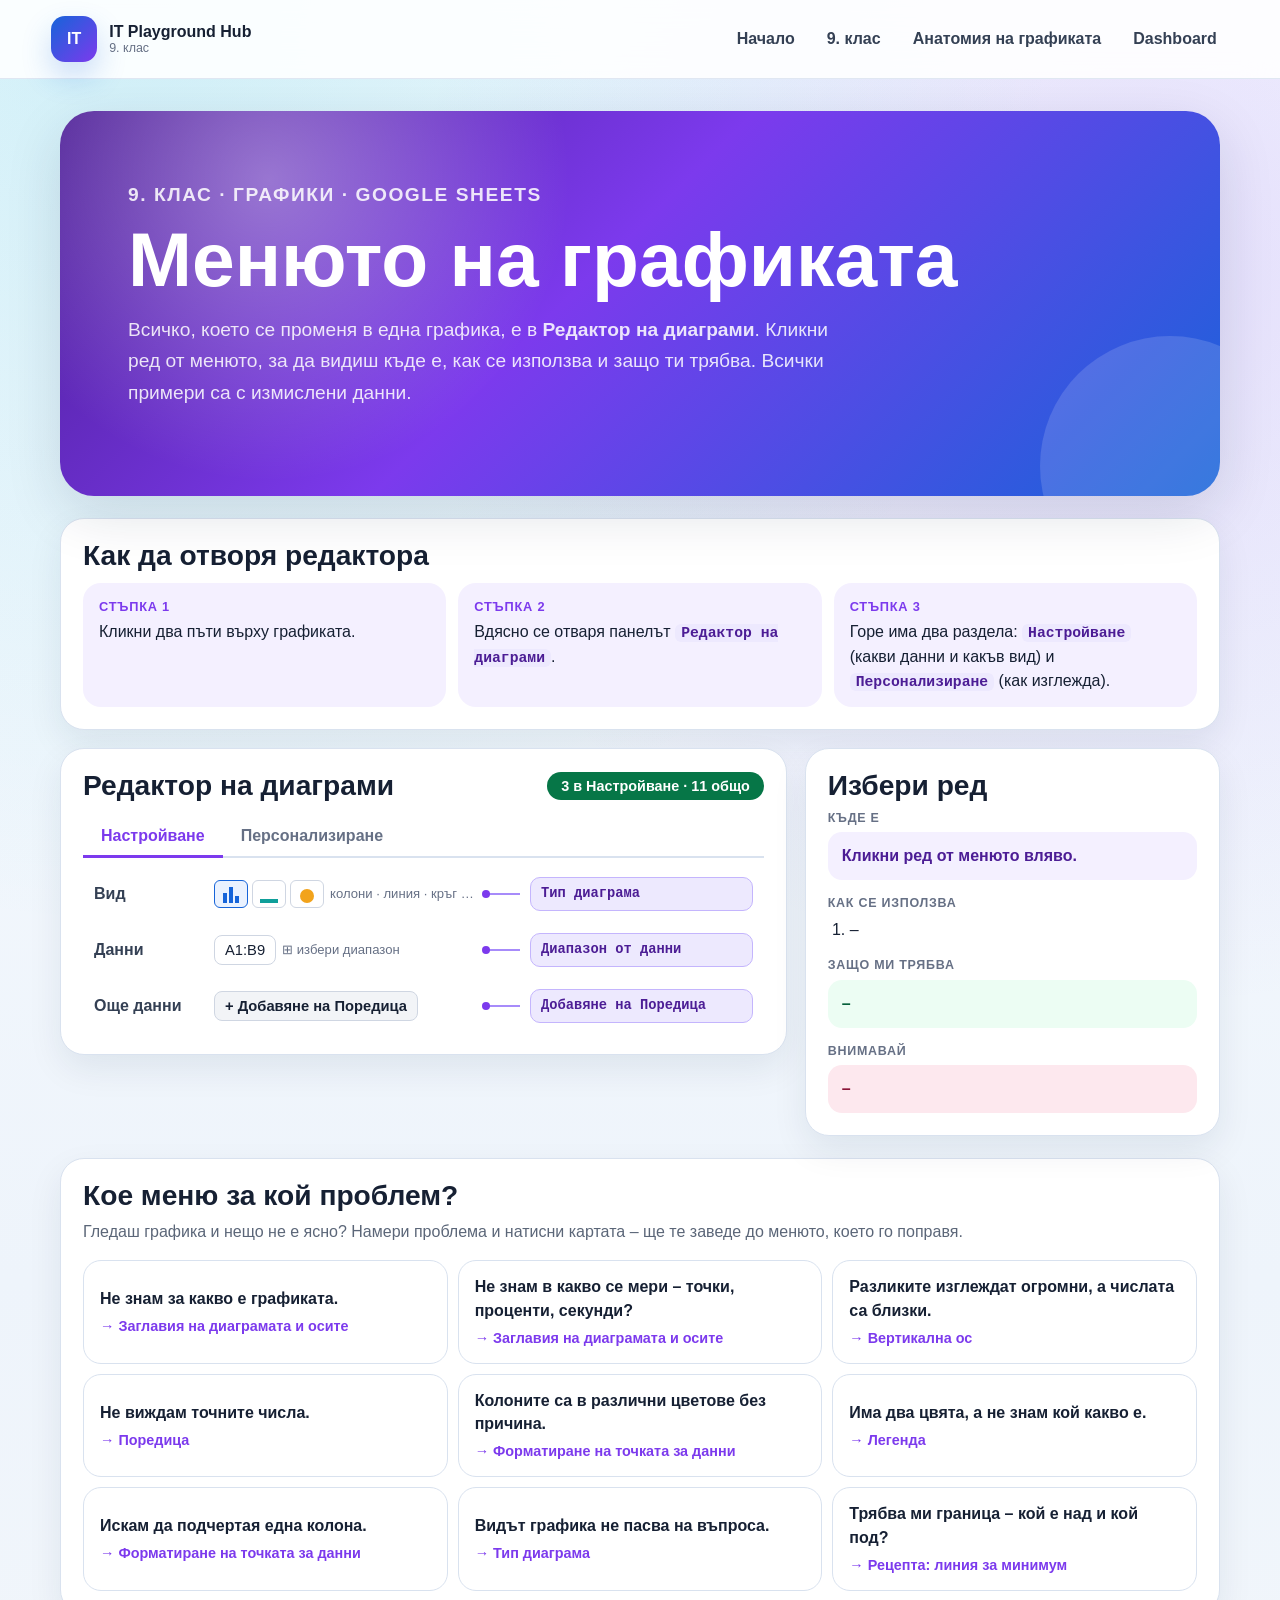
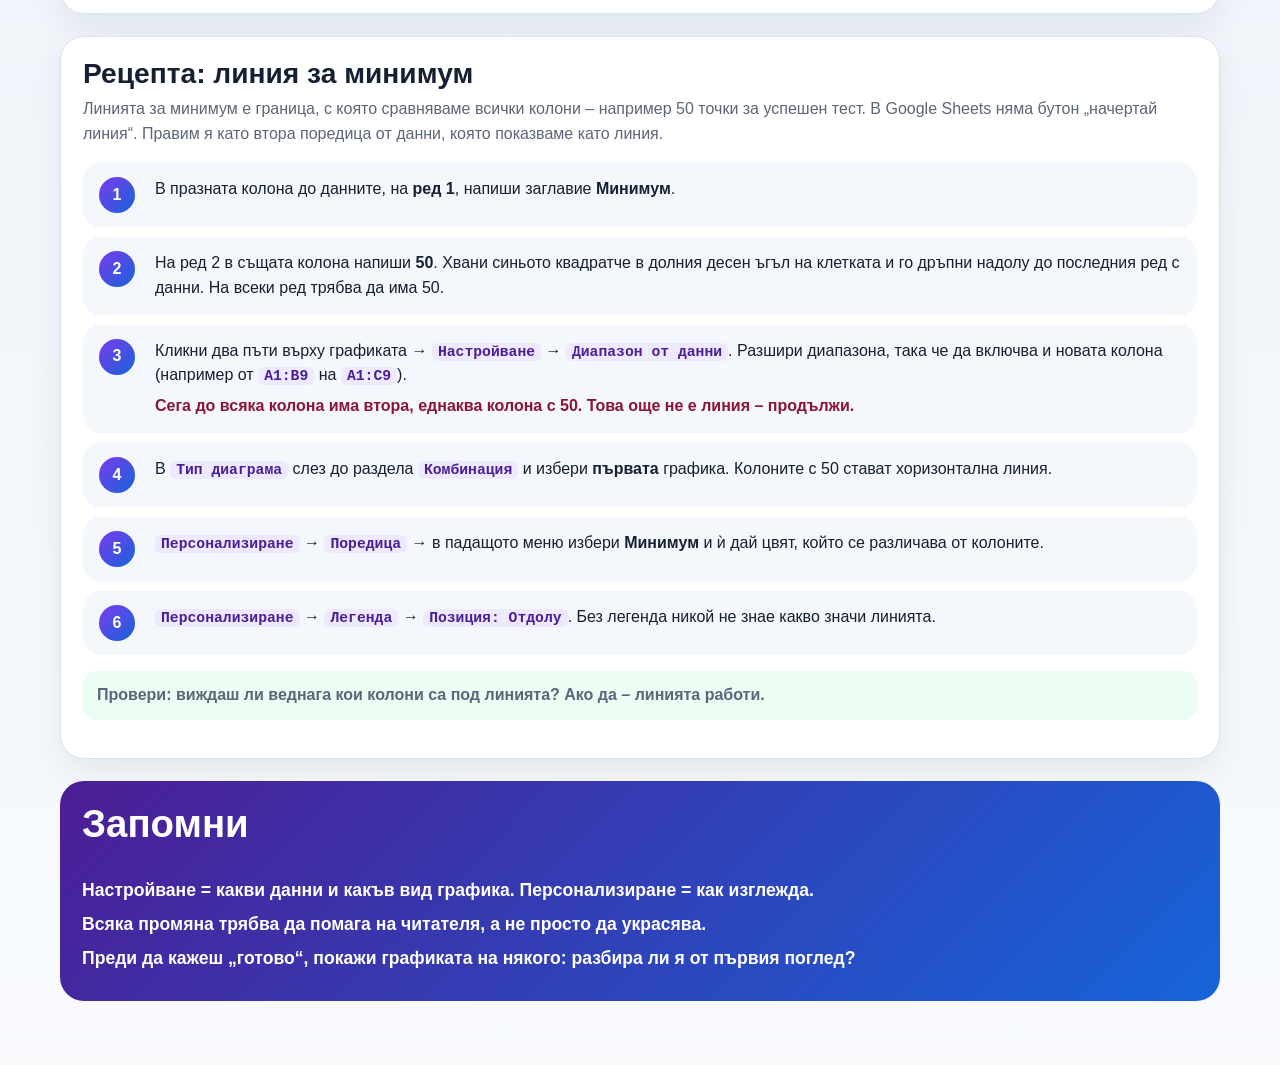
<file: chart-menus.html>
<!doctype html>
<html lang="bg">
<head>
  <meta charset="utf-8">
  <meta name="viewport" content="width=device-width, initial-scale=1">
  <title>Менюто на графиката | IT Playground Hub</title>
  <link rel="stylesheet" href="styles.css">
  <style>
    .page-hero.grade-nine {
      background:
        radial-gradient(circle at 18% 18%, rgba(255, 255, 255, 0.36), transparent 30%),
        linear-gradient(135deg, #4c1d95 0%, #7c3aed 45%, #1664d9 100%);
    }
    .panel {
      border: 1px solid var(--line);
      border-radius: 24px;
      padding: 22px;
      background: var(--panel);
      box-shadow: 0 14px 35px rgba(18, 32, 58, 0.08);
    }
    .panel h2 { font-size: clamp(1.35rem, 2.2vw, 1.8rem); margin: 0 0 8px; }
    .panel > p { color: #5b6678; line-height: 1.55; }
    .section { margin-top: 22px; }

    /* Как да отворя редактора */
    .open-steps { display: grid; grid-template-columns: repeat(3, minmax(0, 1fr)); gap: 12px; margin-top: 12px; }
    .open-step { border-radius: 18px; padding: 14px 16px; background: #f4f0ff; line-height: 1.5; }
    .open-step b { display: block; color: var(--violet); font-size: 0.8rem; letter-spacing: 0.06em; text-transform: uppercase; margin-bottom: 4px; }

    /* Лаборатория с менютата */
    .lab { display: grid; grid-template-columns: minmax(0, 1.4fr) minmax(280px, 0.8fr); gap: 18px; margin-top: 18px; align-items: start; }
    .editor-head { display: flex; justify-content: space-between; align-items: center; gap: 10px; flex-wrap: wrap; }
    .editor-head h2 { margin: 0; }
    .counter { border-radius: 999px; padding: 6px 14px; background: #067647; color: #fff; font-weight: 800; font-size: 0.9rem; }
    .tabs { display: flex; gap: 0; margin: 16px 0 6px; border-bottom: 2px solid var(--line); }
    .tab {
      border: 0; background: none; font: inherit; font-weight: 900; font-size: 1rem;
      padding: 10px 18px; color: var(--muted); cursor: pointer; border-bottom: 3px solid transparent; margin-bottom: -2px;
    }
    .tab[aria-selected="true"] { color: var(--violet); border-bottom-color: var(--violet); }
    .rows { display: grid; gap: 4px; margin-top: 10px; }
    .row {
      display: grid;
      grid-template-columns: 110px minmax(0, 1fr) 34px minmax(150px, 0.85fr);
      align-items: center;
      gap: 10px;
      width: 100%;
      border: 1px solid transparent;
      border-radius: 16px;
      padding: 8px 10px;
      background: none;
      font: inherit;
      color: inherit;
      text-align: left;
      cursor: pointer;
    }
    .row:hover { background: #faf7ff; }
    .row.active { background: #f4f0ff; border-color: #c4b5fd; }
    .row .what { font-weight: 800; color: #344054; }
    .connector { height: 2px; background: #a78bfa; position: relative; }
    .connector::before { content: ""; position: absolute; left: -4px; top: -3px; width: 8px; height: 8px; border-radius: 50%; background: #7c3aed; }
    .mtag {
      border: 1px solid #c4b5fd; border-radius: 10px; padding: 7px 10px; background: #ede9fe;
      color: #4c1d95; font-family: Consolas, "Courier New", monospace; font-size: 0.86rem; font-weight: 700; line-height: 1.3;
    }
    .row.active .mtag { background: var(--violet); color: #fff; border-color: var(--violet); }

    /* Макети на контролите */
    .mock { display: flex; flex-wrap: wrap; align-items: center; gap: 6px; min-width: 0; }
    .m-input, .m-select, .m-btn {
      border: 1px solid #cfd6e2; border-radius: 8px; background: #fff; padding: 6px 10px; font-size: 0.92rem;
      white-space: nowrap; overflow: hidden; text-overflow: ellipsis; max-width: 100%;
    }
    .m-select::after { content: " ▾"; color: var(--muted); }
    .m-btn { background: #f2f4f7; font-weight: 700; }
    .m-sw { width: 26px; height: 22px; border-radius: 6px; border: 1px solid #cfd6e2; display: inline-block; }
    .m-check { display: inline-flex; align-items: center; gap: 6px; font-size: 0.92rem; }
    .m-check i { width: 16px; height: 16px; border-radius: 4px; background: var(--blue); display: inline-block; position: relative; }
    .m-check i::after { content: "✓"; color: #fff; font-size: 12px; font-style: normal; position: absolute; left: 3px; top: -1px; }
    .m-icons { display: inline-flex; gap: 4px; }
    .m-icons span { width: 34px; height: 28px; border: 1px solid #cfd6e2; border-radius: 6px; background: #fff; display: inline-flex; align-items: end; justify-content: center; gap: 2px; padding-bottom: 4px; }
    .m-icons span.on { border-color: var(--blue); background: #eaf2ff; }
    .m-icons b { width: 4px; background: var(--blue); display: block; }
    .m-small { color: var(--muted); font-size: 0.82rem; }

    /* Обяснение */
    .explain { position: sticky; top: 90px; }
    .explain .label { margin: 0 0 4px; color: var(--muted); font-size: 0.78rem; font-weight: 900; letter-spacing: 0.06em; text-transform: uppercase; }
    .explain .value { margin: 0 0 14px; line-height: 1.55; }
    .explain .where { border-radius: 14px; padding: 12px 14px; background: #f4f0ff; color: #4c1d95; font-weight: 700; line-height: 1.5; margin: 0 0 14px; }
    .explain ol { margin: 0 0 14px; padding-left: 22px; line-height: 1.55; }
    .explain ol li { margin-bottom: 4px; }
    .explain .why { border-radius: 14px; padding: 12px 14px; background: #ecfdf3; color: #05603a; font-weight: 700; line-height: 1.5; margin: 0 0 14px; }
    .explain .trap { border-radius: 14px; padding: 12px 14px; background: #fde8ee; color: #8a1538; font-weight: 700; line-height: 1.5; margin: 0; }

    /* Проблем → меню */
    .problems { display: grid; grid-template-columns: repeat(3, minmax(0, 1fr)); gap: 10px; margin-top: 14px; }
    .problem {
      border: 1px solid var(--line); border-radius: 18px; padding: 14px 16px; background: #fff; font: inherit; text-align: left;
      cursor: pointer; line-height: 1.45; color: inherit;
    }
    .problem:hover { border-color: #a78bfa; background: #faf7ff; }
    .problem b { display: block; margin-bottom: 4px; }
    .problem span { color: var(--violet); font-weight: 800; font-size: 0.9rem; }

    /* Рецепта */
    .recipe { display: grid; gap: 10px; margin-top: 14px; counter-reset: st; }
    .recipe li { list-style: none; display: grid; grid-template-columns: 44px 1fr; gap: 12px; align-items: start; border-radius: 18px; padding: 14px 16px; background: #f4f7fb; line-height: 1.55; }
    .recipe li::before { counter-increment: st; content: counter(st); width: 36px; height: 36px; border-radius: 50%; background: linear-gradient(135deg, var(--violet), var(--blue)); color: #fff; font-weight: 900; display: grid; place-items: center; }
    .recipe { padding: 0; }
    .recipe .wrong { display: block; margin-top: 6px; color: #8a1538; font-weight: 700; }
    .done { margin-top: 12px; border-radius: 14px; padding: 12px 14px; background: #ecfdf3; color: #05603a; font-weight: 800; line-height: 1.5; }
    kbd, .path { font-family: Consolas, "Courier New", monospace; background: #ede9fe; color: #4c1d95; border-radius: 6px; padding: 1px 6px; font-size: 0.92em; font-weight: 700; }

    .remember { margin-top: 22px; border-radius: 24px; padding: 22px; color: #fff; background: linear-gradient(135deg, #4c1d95, #1664d9); }
    .remember h2 { color: #fff; margin-top: 0; }
    .remember p { margin: 0 0 6px; font-size: 1.1rem; font-weight: 800; line-height: 1.6; }

    @media (max-width: 980px) {
      .lab { grid-template-columns: 1fr; }
      .explain { position: static; }
      .problems { grid-template-columns: repeat(2, minmax(0, 1fr)); }
    }
    @media (max-width: 640px) {
      .open-steps, .problems { grid-template-columns: 1fr; }
      .row { grid-template-columns: 1fr; gap: 6px; }
      .row .connector { display: none; }
      .mtag { justify-self: start; }
    }
  </style>
</head>
<body>
  <header class="site-header">
    <a class="brand" href="index.html"><span class="brand-mark">IT</span><span><strong>IT Playground Hub</strong><small>9. клас</small></span></a>
    <button class="nav-toggle" type="button" aria-expanded="false" aria-controls="main-nav">Меню</button>
    <nav class="main-nav" id="main-nav">
      <a href="index.html">Начало</a>
      <a href="grade-9.html">9. клас</a>
      <a href="chart-anatomy.html">Анатомия на графиката</a>
      <a href="dashboard.html">Dashboard</a>
    </nav>
  </header>

  <main class="page-shell">
    <section class="page-hero grade-nine">
      <p class="eyebrow">9. клас · Графики · Google Sheets</p>
      <h1>Менюто на графиката</h1>
      <p>Всичко, което се променя в една графика, е в <strong>Редактор на диаграми</strong>. Кликни ред от менюто, за да видиш къде е, как се използва и защо ти трябва. Всички примери са с измислени данни.</p>
    </section>

    <section class="panel section">
      <h2>Как да отворя редактора</h2>
      <div class="open-steps">
        <div class="open-step"><b>Стъпка 1</b>Кликни два пъти върху графиката.</div>
        <div class="open-step"><b>Стъпка 2</b>Вдясно се отваря панелът <span class="path">Редактор на диаграми</span>.</div>
        <div class="open-step"><b>Стъпка 3</b>Горе има два раздела: <span class="path">Настройване</span> (какви данни и какъв вид) и <span class="path">Персонализиране</span> (как изглежда).</div>
      </div>
    </section>

    <section class="lab">
      <div class="panel">
        <div class="editor-head">
          <h2>Редактор на диаграми</h2>
          <span class="counter" id="counter"></span>
        </div>
        <div class="tabs" role="tablist" id="tabs">
          <button class="tab" type="button" role="tab" data-tab="setup">Настройване</button>
          <button class="tab" type="button" role="tab" data-tab="custom">Персонализиране</button>
        </div>
        <div class="rows" id="rows"></div>
      </div>

      <aside class="panel explain" id="explain" aria-live="polite">
        <h2 id="exTitle">Избери ред</h2>
        <p class="label">Къде е</p>
        <p class="where" id="exWhere">Кликни ред от менюто вляво.</p>
        <p class="label">Как се използва</p>
        <ol id="exHow"><li>–</li></ol>
        <p class="label">Защо ми трябва</p>
        <p class="why" id="exWhy">–</p>
        <p class="label">Внимавай</p>
        <p class="trap" id="exTrap">–</p>
      </aside>
    </section>

    <section class="panel section">
      <h2>Кое меню за кой проблем?</h2>
      <p>Гледаш графика и нещо не е ясно? Намери проблема и натисни картата – ще те заведе до менюто, което го поправя.</p>
      <div class="problems" id="problems"></div>
    </section>

    <section class="panel section" id="minimum">
      <h2>Рецепта: линия за минимум</h2>
      <p>Линията за минимум е граница, с която сравняваме всички колони – например 50 точки за успешен тест. В Google Sheets няма бутон „начертай линия“. Правим я като втора поредица от данни, която показваме като линия.</p>
      <ol class="recipe">
        <li><div>В празната колона до данните, на <b>ред 1</b>, напиши заглавие <b>Минимум</b>.</div></li>
        <li><div>На ред 2 в същата колона напиши <b>50</b>. Хвани синьото квадратче в долния десен ъгъл на клетката и го дръпни надолу до последния ред с данни. На всеки ред трябва да има 50.</div></li>
        <li><div>Кликни два пъти върху графиката → <span class="path">Настройване</span> → <span class="path">Диапазон от данни</span>. Разшири диапазона, така че да включва и новата колона (например от <kbd>A1:B9</kbd> на <kbd>A1:C9</kbd>).<span class="wrong">Сега до всяка колона има втора, еднаква колона с 50. Това още не е линия – продължи.</span></div></li>
        <li><div>В <span class="path">Тип диаграма</span> слез до раздела <span class="path">Комбинация</span> и избери <b>първата</b> графика. Колоните с 50 стават хоризонтална линия.</div></li>
        <li><div><span class="path">Персонализиране</span> → <span class="path">Поредица</span> → в падащото меню избери <b>Минимум</b> и ѝ дай цвят, който се различава от колоните.</div></li>
        <li><div><span class="path">Персонализиране</span> → <span class="path">Легенда</span> → <span class="path">Позиция: Отдолу</span>. Без легенда никой не знае какво значи линията.</div></li>
      </ol>
      <p class="done">Провери: виждаш ли веднага кои колони са под линията? Ако да – линията работи.</p>
    </section>

    <section class="remember">
      <h2>Запомни</h2>
      <p>Настройване = какви данни и какъв вид графика. Персонализиране = как изглежда.</p>
      <p>Всяка промяна трябва да помага на читателя, а не просто да украсява.</p>
      <p>Преди да кажеш „готово“, покажи графиката на някого: разбира ли я от първия поглед?</p>
    </section>
  </main>

  <script src="script.js"></script>
  <script>
    const ITEMS = {
      type: {
        tab: 'setup', what: 'Вид', tag: 'Тип диаграма',
        mock: '<span class="m-icons"><span class="on"><b style="height:10px"></b><b style="height:16px"></b><b style="height:7px"></b></span><span><b style="height:4px;width:18px;background:#0f9f9a"></b></span><span><b style="height:14px;width:14px;border-radius:50%;background:#f2a31b"></b></span></span><span class="m-small">колони · линия · кръг …</span>',
        where: 'Настройване → Тип диаграма',
        how: ['Отвори падащото меню Тип диаграма.', 'Разгледай разделите – всеки вид е с малка картинка.', 'Избери вида и веднага виж как се променя графиката.'],
        why: 'Видът зависи от въпроса: сравнявам групи → колони; промяна във времето → линия; части от едно цяло → кръг. Разделът Комбинация смесва колони и линия – така се прави линия за минимум.',
        trap: 'Кръгова графика става само ако всички части заедно са 100%. Иначе лъже.'
      },
      range: {
        tab: 'setup', what: 'Данни', tag: 'Диапазон от данни',
        mock: '<span class="m-input">A1:B9</span><span class="m-small">⊞ избери диапазон</span>',
        where: 'Настройване → Диапазон от данни',
        how: ['Кликни в полето с диапазона.', 'Маркирай с мишката клетките в таблицата – заедно с реда със заглавията.', 'Натисни OK.'],
        why: 'Казва на графиката кои клетки да рисува. Ако добавиш нов ред или нова колона в таблицата, оттук ги включваш и в графиката.',
        trap: 'Ако не маркираш ред 1 със заглавията, графиката не знае как се казват данните и легендата става „Поредица 1“.'
      },
      series: {
        tab: 'setup', what: 'Още данни', tag: 'Добавяне на Поредица',
        mock: '<span class="m-btn">+ Добавяне на Поредица</span>',
        where: 'Настройване → Поредица → Добавяне на Поредица',
        how: ['Натисни Добавяне на Поредица.', 'Маркирай новата колона в таблицата, заедно със заглавието ѝ.', 'Натисни OK – в графиката се появява втори цвят.'],
        why: 'Поредица е една колона с числа. С две поредици сравняваш две неща на една графика – например точки и минимум.',
        trap: 'Всяка нова поредица иска легенда, иначе не се знае кой цвят какво е.'
      },
      style: {
        tab: 'custom', what: 'Фон и шрифт', tag: 'Стил на диаграмата',
        mock: '<span class="m-sw" style="background:#fff"></span><span class="m-select">Arial</span><span class="m-sw" style="background:#cfd6e2"></span>',
        where: 'Персонализиране → Стил на диаграмата',
        how: ['Отвори раздела Стил на диаграмата.', 'Избери цвят на фона, шрифт и цвят на рамката.'],
        why: 'Еднакъв шрифт и спокоен фон правят графиката по-лесна за четене, особено в презентация.',
        trap: 'Тъмен фон с тъмни колони = нищо не се вижда. Провери контраста.'
      },
      titles: {
        tab: 'custom', what: 'Надписи', tag: 'Заглавия на диаграмата и осите',
        mock: '<span class="m-select">Заглавие на диаграмата</span><span class="m-input">Точки по групи</span>',
        where: 'Персонализиране → Заглавия на диаграмата и осите',
        how: ['От падащото меню избери кой надпис пишеш: Заглавие на диаграмата, Подзаглавие, Заглавие на хоризонталната ос или Заглавие на вертикалната ос.', 'Напиши текста в полето Текст на заглавието.', 'Повтори за всеки надпис, който липсва.'],
        why: 'Заглавието казва за какво е графиката. Имената на осите казват какво мерим и в какви единици. Без тях числото 50 може да е точки, проценти или секунди.',
        trap: 'Едно меню, четири надписа. Ако си написал само заглавието, осите още са без имена – върни се и смени избора в падащото меню.'
      },
      color: {
        tab: 'custom', what: 'Цвят и числа', tag: 'Поредица',
        mock: '<span class="m-sw" style="background:#1664d9"></span><span class="m-check"><i></i>Етикети за данни</span>',
        where: 'Персонализиране → Поредица',
        how: ['Отвори раздела Поредица. Горе в падащото меню избери коя поредица променяш.', 'Смени цвета на колоните.', 'Отметни Етикети за данни, за да се изпише точното число върху всяка колона.'],
        why: 'Един цвят за всички колони казва „всички са от един вид“. Етикетите показват точните числа – не гадаеш по скалата, особено когато стойностите са близки.',
        trap: 'Шарените колони изглеждат весело, но читателят мисли, че всеки цвят значи нещо.'
      },
      point: {
        tab: 'custom', what: 'Една колона', tag: 'Форматиране на точката за данни',
        mock: '<span class="m-btn">Добавяне</span><span class="m-small">Група 3</span><span class="m-sw" style="background:#d83f6a"></span><span class="m-btn">Изтриване</span>',
        where: 'Персонализиране → Поредица → Форматиране на точката за данни',
        how: ['В раздела Поредица слез до Форматиране на точката за данни.', 'Натисни Добавяне и избери една колона.', 'Дай ѝ друг цвят. За да я върнеш като другите – натисни Изтриване до нея.'],
        why: 'Така подчертаваш една колона, за която искаш да говориш – например победителя или групата, която трябва да се постарае.',
        trap: 'Ако някоя колона е в друг цвят без причина, тук ще я намериш и ще я върнеш с Изтриване.'
      },
      legend: {
        tab: 'custom', what: 'Обяснение на цветовете', tag: 'Легенда',
        mock: '<span class="m-select">Позиция: Отдолу</span>',
        where: 'Персонализиране → Легенда → Позиция',
        how: ['Отвори раздела Легенда.', 'В Позиция избери къде да е: отгоре, отдолу, отдясно… или Няма.'],
        why: 'Легендата казва какво значи всеки цвят и всяка линия. Трябва ти, щом на графиката има повече от една поредица.',
        trap: 'При една поредица легендата само заема място – там може да е Няма. При две – задължително я покажи.'
      },
      hAxis: {
        tab: 'custom', what: 'Имената долу', tag: 'Хоризонтална ос',
        mock: '<span class="m-select">14</span><span class="m-sw" style="background:#344054"></span><span class="m-small">Група 1 · Група 2 …</span>',
        where: 'Персонализиране → Хоризонтална ос',
        how: ['Отвори раздела Хоризонтална ос.', 'Смени размера и цвета на надписите, ако не се четат.'],
        why: 'Под колоните е написано какво сравняваме. Ако надписите са дребни или се застъпват, графиката не се чете.',
        trap: 'Името на цялата ос (например „Групи“) не е тук, а в Заглавия на диаграмата и осите.'
      },
      vAxis: {
        tab: 'custom', what: 'Скала', tag: 'Вертикална ос',
        mock: '<span class="m-input">Мин. 0</span><span class="m-input">Макс. 100</span>',
        where: 'Персонализиране → Вертикална ос → Мин. и Макс.',
        how: ['Отвори раздела Вертикална ос.', 'В Мин. напиши от колко да започва скалата, а в Макс. – докъде да стига.'],
        why: 'Скалата решава колко високи изглеждат колоните. Когато сравняваш колко е всяка стойност, честната скала започва от 0.',
        trap: 'Скала, която започва от 40 вместо от 0, прави малки разлики да изглеждат огромни. Провери Мин.'
      },
      grid: {
        tab: 'custom', what: 'Мрежа', tag: 'Линии на решетката и деления',
        mock: '<span class="m-sw" style="background:#e4e7ec"></span><span class="m-small">≡ светлосиви линии</span>',
        where: 'Персонализиране → Линии на решетката и деления',
        how: ['Отвори раздела Линии на решетката и деления.', 'Избери колко линии да има и какъв цвят да са.'],
        why: 'Тънките линии зад колоните помагат на окото да стигне от върха на колоната до числото на скалата.',
        trap: 'Мрежата е помощник. Ако е по-ярка от колоните, пречи – направи я светла.'
      }
    };

    const PROBLEMS = [
      ['Не знам за какво е графиката.', 'titles'],
      ['Не знам в какво се мери – точки, проценти, секунди?', 'titles'],
      ['Разликите изглеждат огромни, а числата са близки.', 'vAxis'],
      ['Не виждам точните числа.', 'color'],
      ['Колоните са в различни цветове без причина.', 'point'],
      ['Има два цвята, а не знам кой какво е.', 'legend'],
      ['Искам да подчертая една колона.', 'point'],
      ['Видът графика не пасва на въпроса.', 'type'],
      ['Трябва ми граница – кой е над и кой под?', '#minimum']
    ];

    let tab = 'setup', active = null;
    const rowsEl = document.getElementById('rows');

    function renderRows() {
      rowsEl.innerHTML = '';
      const keys = Object.keys(ITEMS).filter(k => ITEMS[k].tab === tab);
      keys.forEach(k => {
        const it = ITEMS[k];
        const b = document.createElement('button');
        b.type = 'button'; b.className = 'row' + (active === k ? ' active' : ''); b.dataset.key = k;
        b.innerHTML = '<span class="what">' + it.what + '</span><span class="mock">' + it.mock + '</span><span class="connector"></span><span class="mtag">' + it.tag + '</span>';
        b.addEventListener('click', () => select(k));
        rowsEl.appendChild(b);
      });
      document.querySelectorAll('.tab').forEach(t => t.setAttribute('aria-selected', t.dataset.tab === tab ? 'true' : 'false'));
      const total = Object.keys(ITEMS).length;
      document.getElementById('counter').textContent = (tab === 'setup' ? keys.length + ' в Настройване' : keys.length + ' в Персонализиране') + ' · ' + total + ' общо';
    }

    function select(k, scroll) {
      const it = ITEMS[k];
      active = k;
      if (it.tab !== tab) tab = it.tab;
      renderRows();
      document.getElementById('exTitle').textContent = it.tag;
      document.getElementById('exWhere').textContent = 'Редактор на диаграми → ' + it.where;
      document.getElementById('exHow').innerHTML = it.how.map(s => '<li>' + s + '</li>').join('');
      document.getElementById('exWhy').textContent = it.why;
      document.getElementById('exTrap').textContent = it.trap;
      if (scroll || window.innerWidth <= 980) document.getElementById(scroll ? 'rows' : 'explain').scrollIntoView({ behavior: 'smooth', block: 'start' });
    }

    document.querySelectorAll('.tab').forEach(t => t.addEventListener('click', () => { tab = t.dataset.tab; renderRows(); }));

    const probEl = document.getElementById('problems');
    PROBLEMS.forEach(([text, target]) => {
      const b = document.createElement('button');
      b.type = 'button'; b.className = 'problem';
      const label = target.startsWith('#') ? 'Рецепта: линия за минимум' : ITEMS[target].tag;
      b.innerHTML = '<b>' + text + '</b><span>→ ' + label + '</span>';
      b.addEventListener('click', () => {
        if (target.startsWith('#')) document.querySelector(target).scrollIntoView({ behavior: 'smooth', block: 'start' });
        else select(target, true);
      });
      probEl.appendChild(b);
    });

    renderRows();
  </script>
</body>
</html>
</file>
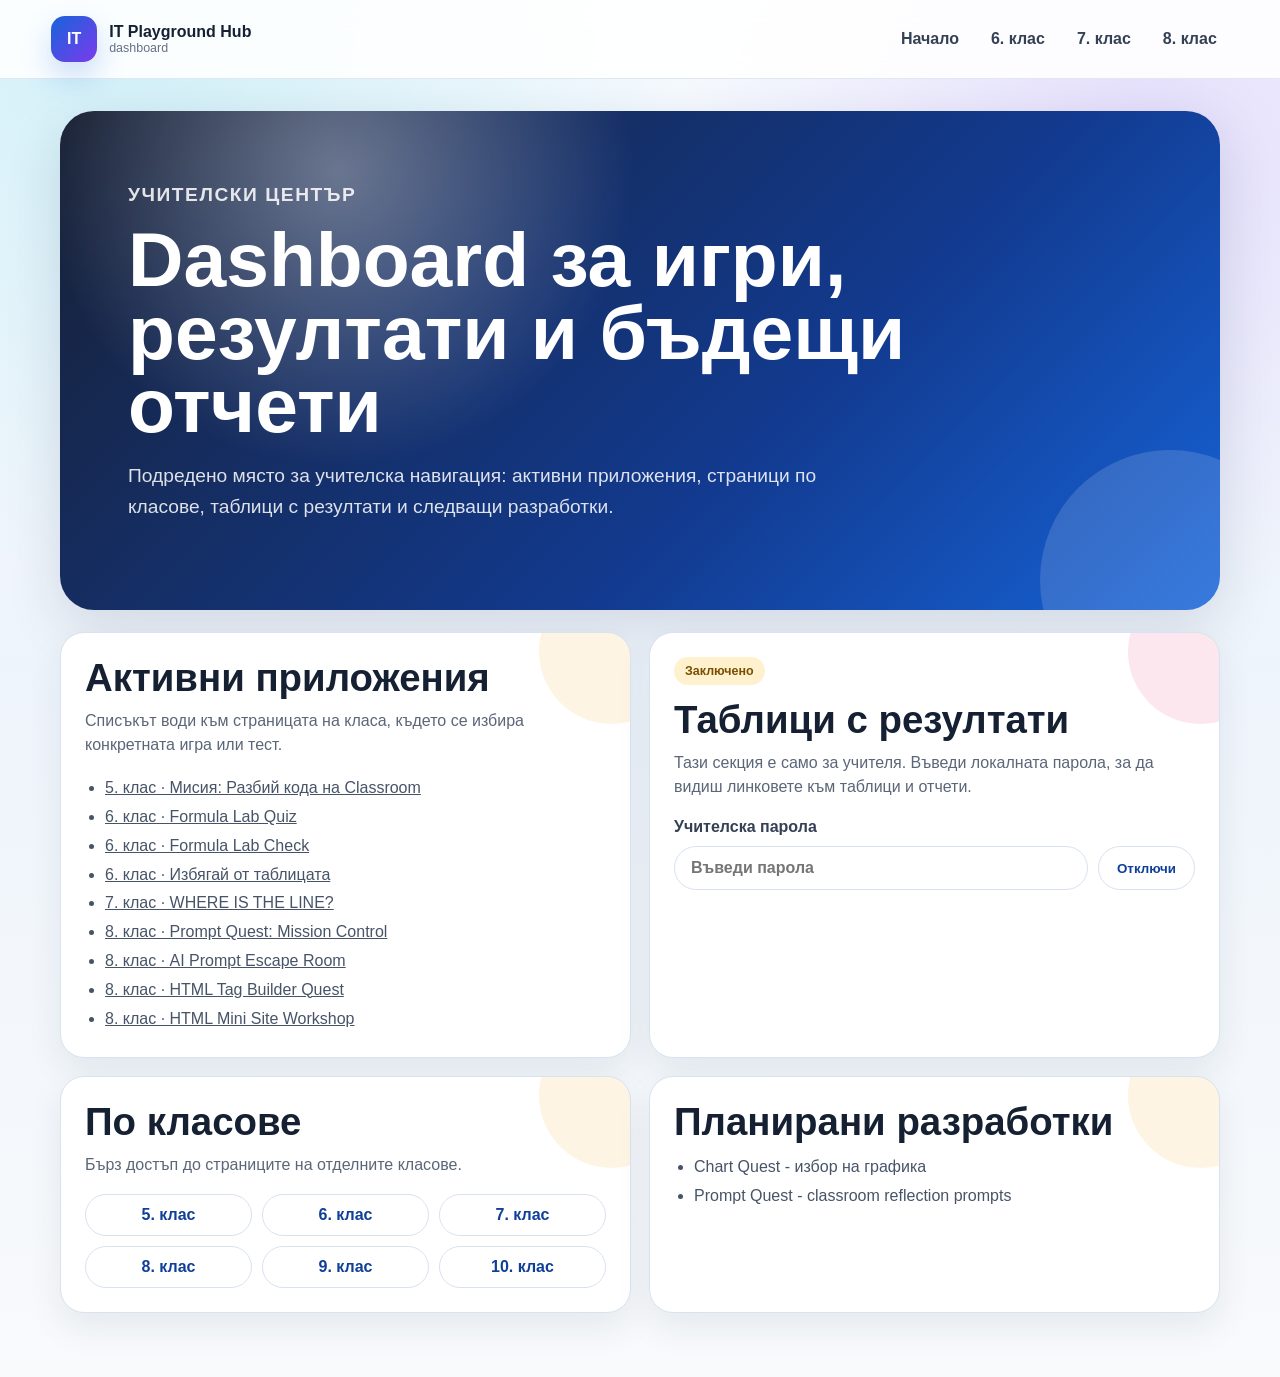
<file: dashboard.html>
<!doctype html>
<html lang="bg">
<head>
  <meta charset="utf-8">
  <meta name="viewport" content="width=device-width, initial-scale=1">
  <title>Dashboard | IT Playground Hub</title>
  <link rel="stylesheet" href="styles.css">
</head>
<body>
  <header class="site-header">
    <a class="brand" href="index.html"><span class="brand-mark">IT</span><span><strong>IT Playground Hub</strong><small>dashboard</small></span></a>
    <button class="nav-toggle" type="button" aria-expanded="false" aria-controls="main-nav">Меню</button>
    <nav class="main-nav" id="main-nav">
      <a href="index.html">Начало</a>
      <a href="grade-6.html">6. клас</a>
      <a href="grade-7.html">7. клас</a>
      <a href="grade-8.html">8. клас</a>
    </nav>
  </header>

  <main class="page-shell">
    <section class="page-hero dashboard-hero">
      <p class="eyebrow">Учителски център</p>
      <h1>Dashboard за игри, резултати и бъдещи отчети</h1>
      <p>
        Подредено място за учителска навигация: активни приложения, страници по класове,
        таблици с резултати и следващи разработки.
      </p>
    </section>

    <section class="dashboard-grid">
      <article class="dashboard-card">
        <h2>Активни приложения</h2>
        <p>Списъкът води към страницата на класа, където се избира конкретната игра или тест.</p>
        <ul class="clean-list">
          <li><a href="grade-5.html">5. клас · Мисия: Разбий кода на Classroom</a></li>
          <li><a href="grade-6.html">6. клас · Formula Lab Quiz</a></li>
          <li><a href="grade-6.html">6. клас · Formula Lab Check</a></li>
          <li><a href="grade-6.html">6. клас · Избягай от таблицата</a></li>
          <li><a href="grade-7.html">7. клас · WHERE IS THE LINE?</a></li>
          <li><a href="grade-8.html">8. клас · Prompt Quest: Mission Control</a></li>
          <li><a href="grade-8.html">8. клас · AI Prompt Escape Room</a></li>
          <li><a href="grade-8.html">8. клас · HTML Tag Builder Quest</a></li>
          <li><a href="grade-8.html">8. клас · HTML Mini Site Workshop</a></li>
        </ul>
      </article>

      <article class="dashboard-card locked-card" data-protected-panel>
        <span class="lock-badge">Заключено</span>
        <h2>Таблици с резултати</h2>
        <p>Тази секция е само за учителя. Въведи локалната парола, за да видиш линковете към таблици и отчети.</p>

        <form class="unlock-form" data-unlock-form>
          <label for="teacher-password">Учителска парола</label>
          <div class="unlock-row">
            <input id="teacher-password" name="teacher-password" type="password" autocomplete="current-password" placeholder="Въведи парола">
            <button class="button secondary" type="submit">Отключи</button>
          </div>
          <p class="unlock-message" data-unlock-message aria-live="polite"></p>
        </form>

        <div class="protected-content" data-protected-content hidden>
          <div class="resource-list">
            <a class="resource-link" href="https://docs.google.com/spreadsheets/d/1-POEzf9UPkjbFUsKbNlBwLjfDhmWF1h2iZiicDyOzDY/edit?gid=0#gid=0" target="_blank" rel="noopener">
              <span>Formula Lab Quiz</span>
              <strong>Резултати · 6. клас</strong>
            </a>
            <a class="resource-link" href="https://docs.google.com/spreadsheets/d/1-POEzf9UPkjbFUsKbNlBwLjfDhmWF1h2iZiicDyOzDY/edit?gid=0#gid=0" target="_blank" rel="noopener">
              <span>Formula Lab Check</span>
              <strong>Резултати · контролно · 6. клас</strong>
            </a>
            <a class="resource-link" href="https://docs.google.com/spreadsheets/d/1pEQez07H0kPnW4RkXysRKJoccK85f5Th-azRd6VqIRM/edit?gid=1567670902#gid=1567670902" target="_blank" rel="noopener">
              <span>Избягай от таблицата</span>
              <strong>Резултати · escape room · 6. клас</strong>
            </a>
            <a class="resource-link" href="https://docs.google.com/spreadsheets/d/11ZpS3hcCW9VQ_ZBoJFpHDETeWaaZJmJ1s06JZ7C2Zxw/edit?gid=0#gid=0" target="_blank" rel="noopener">
              <span>Prompt Quest: Mission Control</span>
              <strong>Резултати · AI prompt game · 8. клас</strong>
            </a>
            <a class="resource-link" href="https://docs.google.com/spreadsheets/d/1b-ZWscbqVRdwD_rWEmWjM7AVFt6VOWn5CQoOo1H1aCE/edit?gid=0#gid=0" target="_blank" rel="noopener">
              <span>AI Prompt Escape Room</span>
              <strong>Резултати · escape room · 8. клас</strong>
            </a>
            <a class="resource-link" href="https://docs.google.com/spreadsheets/d/14xapjrGHVqrhmcQLon0ZNzo32MANThmEOu__zKIz-pY/edit?usp=drive_web" target="_blank" rel="noopener">
              <span>HTML Tag Builder Quest</span>
              <strong>Резултати · 8. клас</strong>
            </a>
            <a class="resource-link" href="https://docs.google.com/spreadsheets/d/14xapjrGHVqrhmcQLon0ZNzo32MANThmEOu__zKIz-pY/edit?usp=drive_web" target="_blank" rel="noopener">
              <span>HTML Mini Site Workshop</span>
              <strong>Резултати · 8. клас · tab Mini Site Workshop</strong>
            </a>
          </div>
        </div>
      </article>

      <article class="dashboard-card">
        <h2>По класове</h2>
        <p>Бърз достъп до страниците на отделните класове.</p>
        <div class="class-link-grid">
          <a href="grade-5.html">5. клас</a>
          <a href="grade-6.html">6. клас</a>
          <a href="grade-7.html">7. клас</a>
          <a href="grade-8.html">8. клас</a>
          <a href="grade-9.html">9. клас</a>
          <a href="grade-10.html">10. клас</a>
        </div>
      </article>

      <article class="dashboard-card">
        <h2>Планирани разработки</h2>
        <ul class="clean-list">
          <li>Chart Quest - избор на графика</li>
          <li>Prompt Quest - classroom reflection prompts</li>
        </ul>
      </article>
    </section>
  </main>

  <script src="script.js"></script>
</body>
</html>
</file>
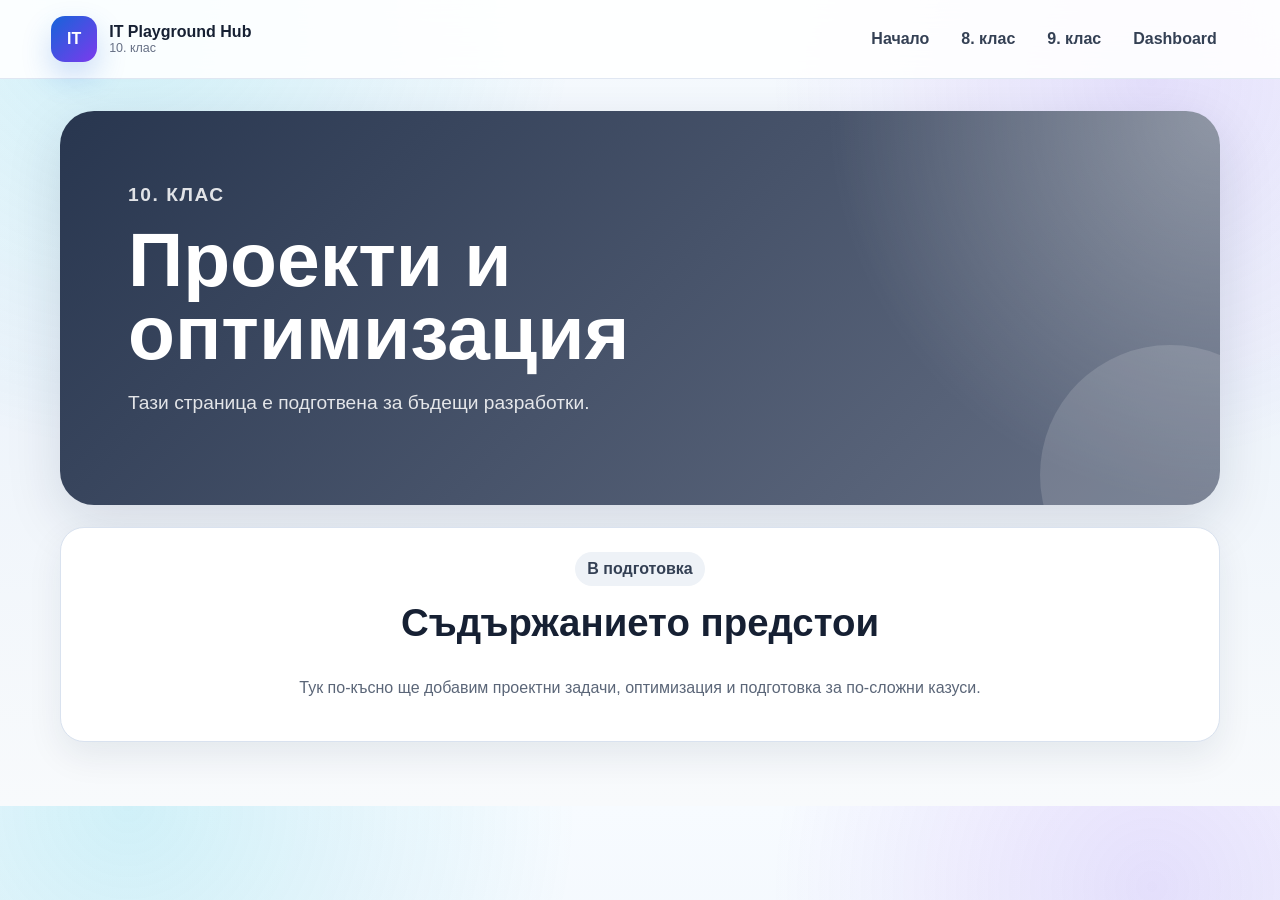
<file: grade-10.html>
<!doctype html>
<html lang="bg">
<head>
  <meta charset="utf-8">
  <meta name="viewport" content="width=device-width, initial-scale=1">
  <title>10. клас | IT Playground Hub</title>
  <link rel="stylesheet" href="styles.css">
</head>
<body>
  <header class="site-header">
    <a class="brand" href="index.html"><span class="brand-mark">IT</span><span><strong>IT Playground Hub</strong><small>10. клас</small></span></a>
    <button class="nav-toggle" type="button" aria-expanded="false" aria-controls="main-nav">Меню</button>
    <nav class="main-nav" id="main-nav">
      <a href="index.html">Начало</a>
      <a href="grade-8.html">8. клас</a>
      <a href="grade-9.html">9. клас</a>
      <a href="dashboard.html">Dashboard</a>
    </nav>
  </header>

  <main class="page-shell">
    <section class="page-hero small">
      <p class="eyebrow">10. клас</p>
      <h1>Проекти и оптимизация</h1>
      <p>Тази страница е подготвена за бъдещи разработки.</p>
    </section>
    <section class="construction">
      <span>В подготовка</span>
      <h2>Съдържанието предстои</h2>
      <p>Тук по-късно ще добавим проектни задачи, оптимизация и подготовка за по-сложни казуси.</p>
    </section>
  </main>

  <script src="script.js"></script>
</body>
</html>
</file>
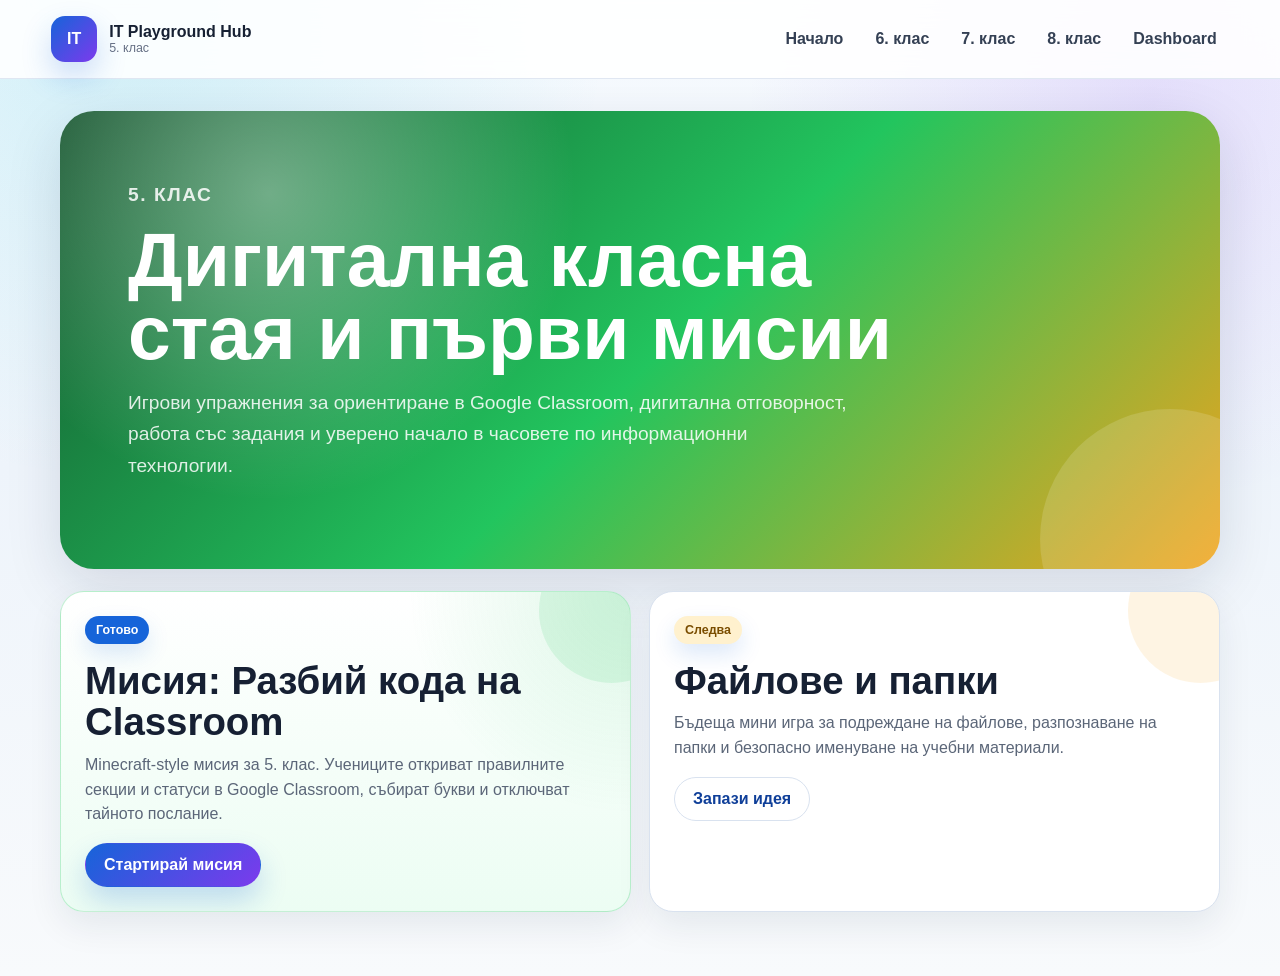
<file: grade-5.html>
<!doctype html>
<html lang="bg">
<head>
  <meta charset="utf-8">
  <meta name="viewport" content="width=device-width, initial-scale=1">
  <title>5. клас | IT Playground Hub</title>
  <link rel="stylesheet" href="styles.css">
</head>
<body>
  <header class="site-header">
    <a class="brand" href="index.html"><span class="brand-mark">IT</span><span><strong>IT Playground Hub</strong><small>5. клас</small></span></a>
    <button class="nav-toggle" type="button" aria-expanded="false" aria-controls="main-nav">Меню</button>
    <nav class="main-nav" id="main-nav">
      <a href="index.html">Начало</a>
      <a href="grade-6.html">6. клас</a>
      <a href="grade-7.html">7. клас</a>
      <a href="grade-8.html">8. клас</a>
      <a href="dashboard.html">Dashboard</a>
    </nav>
  </header>

  <main class="page-shell">
    <section class="page-hero grade-five">
      <p class="eyebrow">5. клас</p>
      <h1>Дигитална класна стая и първи мисии</h1>
      <p>
        Игрови упражнения за ориентиране в Google Classroom, дигитална отговорност,
        работа със задания и уверено начало в часовете по информационни технологии.
      </p>
    </section>

    <section class="activity-grid">
      <article class="activity-card featured green">
        <span class="tag">Готово</span>
        <h2>Мисия: Разбий кода на Classroom</h2>
        <p>
          Minecraft-style мисия за 5. клас. Учениците откриват правилните секции и статуси в
          Google Classroom, събират букви и отключват тайното послание.
        </p>
        <a class="button primary" href="https://script.google.com/a/macros/bps-edu.org/s/AKfycbwtUTMT9kaYAEETyux-I3t2kD8oPsOA3FJkTySWCcDiHqmK9Ege5p6nwnhLaVQY2QCx/exec" target="_blank" rel="noopener">Стартирай мисия</a>
      </article>

      <article class="activity-card">
        <span class="tag planned">Следва</span>
        <h2>Файлове и папки</h2>
        <p>
          Бъдеща мини игра за подреждане на файлове, разпознаване на папки и безопасно
          именуване на учебни материали.
        </p>
        <a class="button secondary" href="dashboard.html">Запази идея</a>
      </article>
    </section>
  </main>

  <script src="script.js"></script>
</body>
</html>
</file>
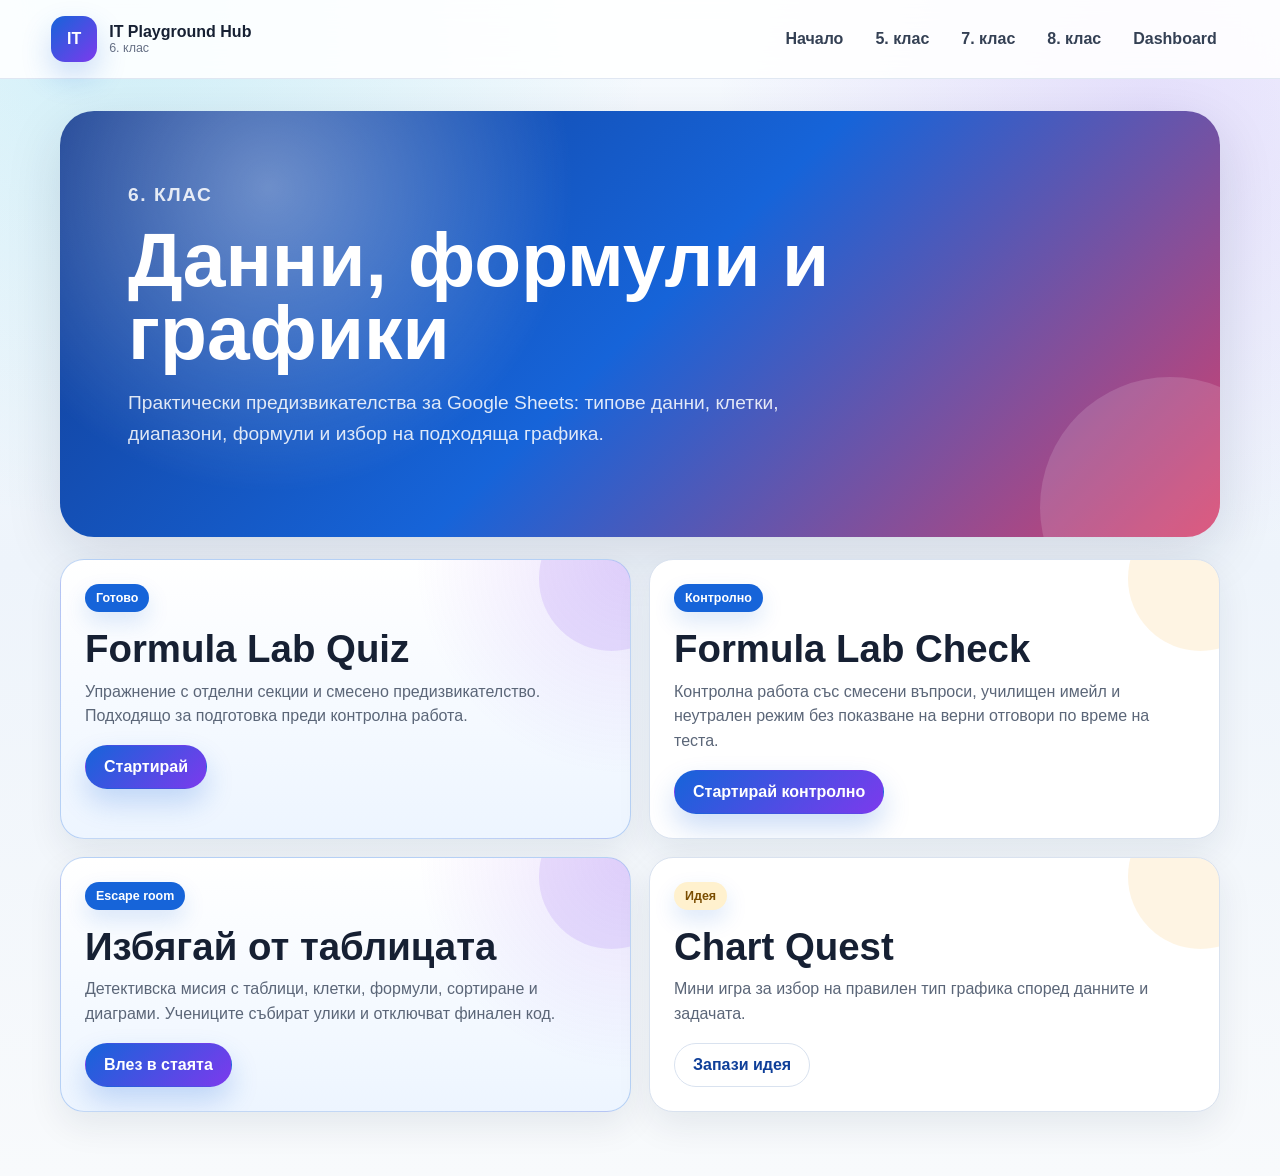
<file: grade-6.html>
<!doctype html>
<html lang="bg">
<head>
  <meta charset="utf-8">
  <meta name="viewport" content="width=device-width, initial-scale=1">
  <title>6. клас | IT Playground Hub</title>
  <link rel="stylesheet" href="styles.css">
</head>
<body>
  <header class="site-header">
    <a class="brand" href="index.html"><span class="brand-mark">IT</span><span><strong>IT Playground Hub</strong><small>6. клас</small></span></a>
    <button class="nav-toggle" type="button" aria-expanded="false" aria-controls="main-nav">Меню</button>
    <nav class="main-nav" id="main-nav">
      <a href="index.html">Начало</a>
      <a href="grade-5.html">5. клас</a>
      <a href="grade-7.html">7. клас</a>
      <a href="grade-8.html">8. клас</a>
      <a href="dashboard.html">Dashboard</a>
    </nav>
  </header>

  <main class="page-shell">
    <section class="page-hero grade-six">
      <p class="eyebrow">6. клас</p>
      <h1>Данни, формули и графики</h1>
      <p>
        Практически предизвикателства за Google Sheets: типове данни, клетки, диапазони,
        формули и избор на подходяща графика.
      </p>
    </section>

    <section class="activity-grid">
      <article class="activity-card featured">
        <span class="tag">Готово</span>
        <h2>Formula Lab Quiz</h2>
        <p>Упражнение с отделни секции и смесено предизвикателство. Подходящо за подготовка преди контролна работа.</p>
        <a class="button primary" href="https://script.google.com/a/macros/bps-edu.org/s/AKfycby2uP6Jc6cfeUA1NOegqx7scLBmFtLxgBdDglaetwkSdn0J-i8ZbqLidNVtc1BS51yJ/exec" target="_blank" rel="noopener">Стартирай</a>
      </article>

      <article class="activity-card">
        <span class="tag">Контролно</span>
        <h2>Formula Lab Check</h2>
        <p>Контролна работа със смесени въпроси, училищен имейл и неутрален режим без показване на верни отговори по време на теста.</p>
        <a class="button primary" href="https://script.google.com/a/macros/bps-edu.org/s/AKfycbynpoJ8Gp7iB8n0aI6jdWPHZKJFbvHO1PCj77e85T6h1CDaIWB-RLY2rTGK0iOIYw068g/exec" target="_blank" rel="noopener">Стартирай контролно</a>
      </article>

      <article class="activity-card featured">
        <span class="tag">Escape room</span>
        <h2>Избягай от таблицата</h2>
        <p>Детективска мисия с таблици, клетки, формули, сортиране и диаграми. Учениците събират улики и отключват финален код.</p>
        <a class="button primary" href="https://script.google.com/a/macros/bps-edu.org/s/AKfycbxnBMiYf8MSa7qFgKsc2_ndhA8e2ykWYZYJF7ZWFmByNlSsBnQIJYrIwCmFPX5d_TxP/exec" target="_blank" rel="noopener">Влез в стаята</a>
      </article>

      <article class="activity-card">
        <span class="tag planned">Идея</span>
        <h2>Chart Quest</h2>
        <p>Мини игра за избор на правилен тип графика според данните и задачата.</p>
        <a class="button secondary" href="dashboard.html">Запази идея</a>
      </article>
    </section>
  </main>

  <script src="script.js"></script>
</body>
</html>
</file>
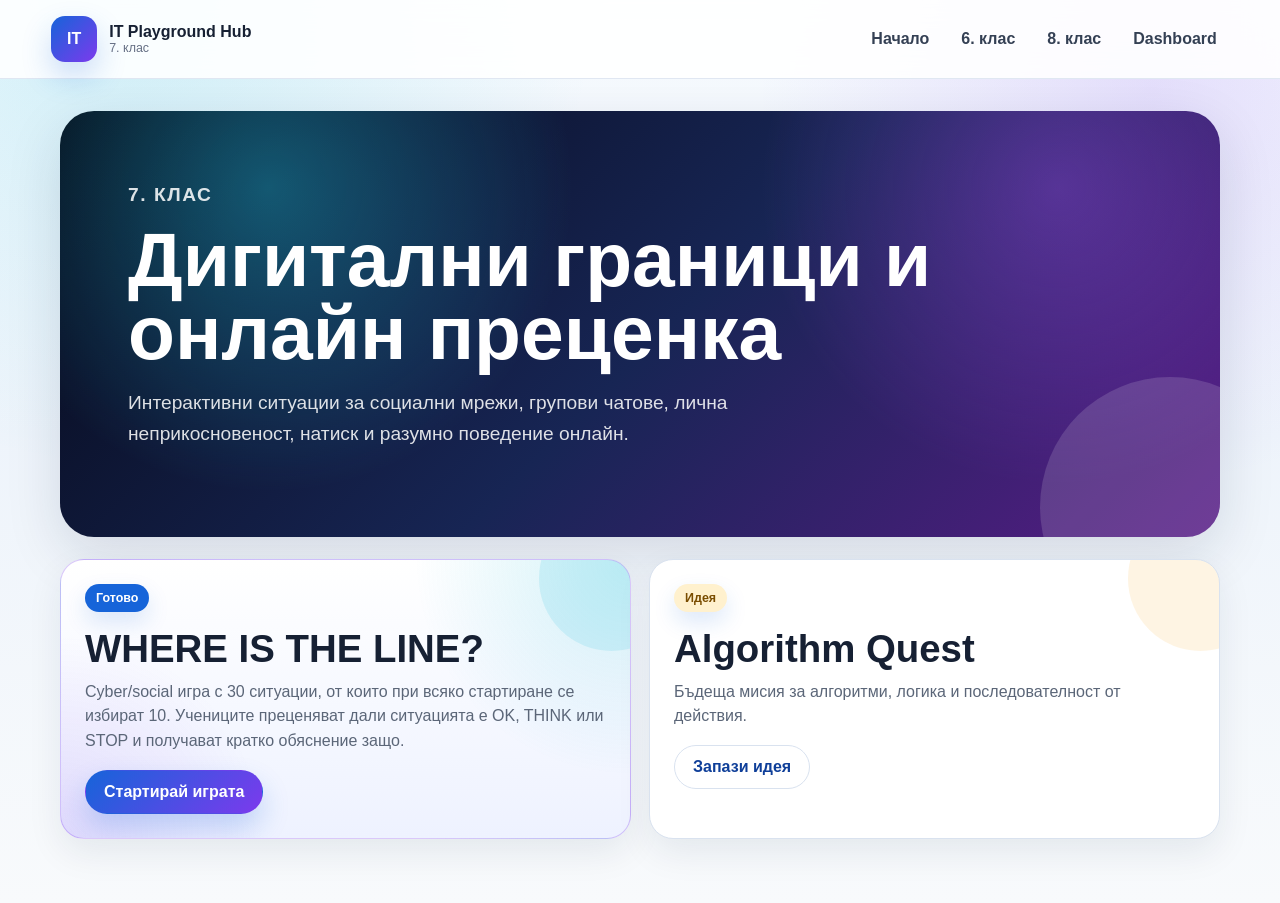
<file: grade-7.html>
<!doctype html>
<html lang="bg">
<head>
  <meta charset="utf-8">
  <meta name="viewport" content="width=device-width, initial-scale=1">
  <title>7. клас | IT Playground Hub</title>
  <link rel="stylesheet" href="styles.css">
</head>
<body>
  <header class="site-header">
    <a class="brand" href="index.html"><span class="brand-mark">IT</span><span><strong>IT Playground Hub</strong><small>7. клас</small></span></a>
    <button class="nav-toggle" type="button" aria-expanded="false" aria-controls="main-nav">Меню</button>
    <nav class="main-nav" id="main-nav">
      <a href="index.html">Начало</a>
      <a href="grade-6.html">6. клас</a>
      <a href="grade-8.html">8. клас</a>
      <a href="dashboard.html">Dashboard</a>
    </nav>
  </header>

  <main class="page-shell">
    <section class="page-hero grade-seven">
      <p class="eyebrow">7. клас</p>
      <h1>Дигитални граници и онлайн преценка</h1>
      <p>
        Интерактивни ситуации за социални мрежи, групови чатове, лична неприкосновеност,
        натиск и разумно поведение онлайн.
      </p>
    </section>

    <section class="activity-grid">
      <article class="activity-card featured cyber">
        <span class="tag">Готово</span>
        <h2>WHERE IS THE LINE?</h2>
        <p>
          Cyber/social игра с 30 ситуации, от които при всяко стартиране се избират 10.
          Учениците преценяват дали ситуацията е OK, THINK или STOP и получават кратко обяснение защо.
        </p>
        <a class="button primary" href="https://script.google.com/a/macros/bps-edu.org/s/AKfycbw-M3P6aEV0_vaFrpgaSVVn-YTc_0aVjLuUnbMTiXxtmmygFWWAbTgqbjeGOpArMb7l/exec" target="_blank" rel="noopener">Стартирай играта</a>
      </article>

      <article class="activity-card">
        <span class="tag planned">Идея</span>
        <h2>Algorithm Quest</h2>
        <p>Бъдеща мисия за алгоритми, логика и последователност от действия.</p>
        <a class="button secondary" href="dashboard.html">Запази идея</a>
      </article>
    </section>
  </main>

  <script src="script.js"></script>
</body>
</html>
</file>
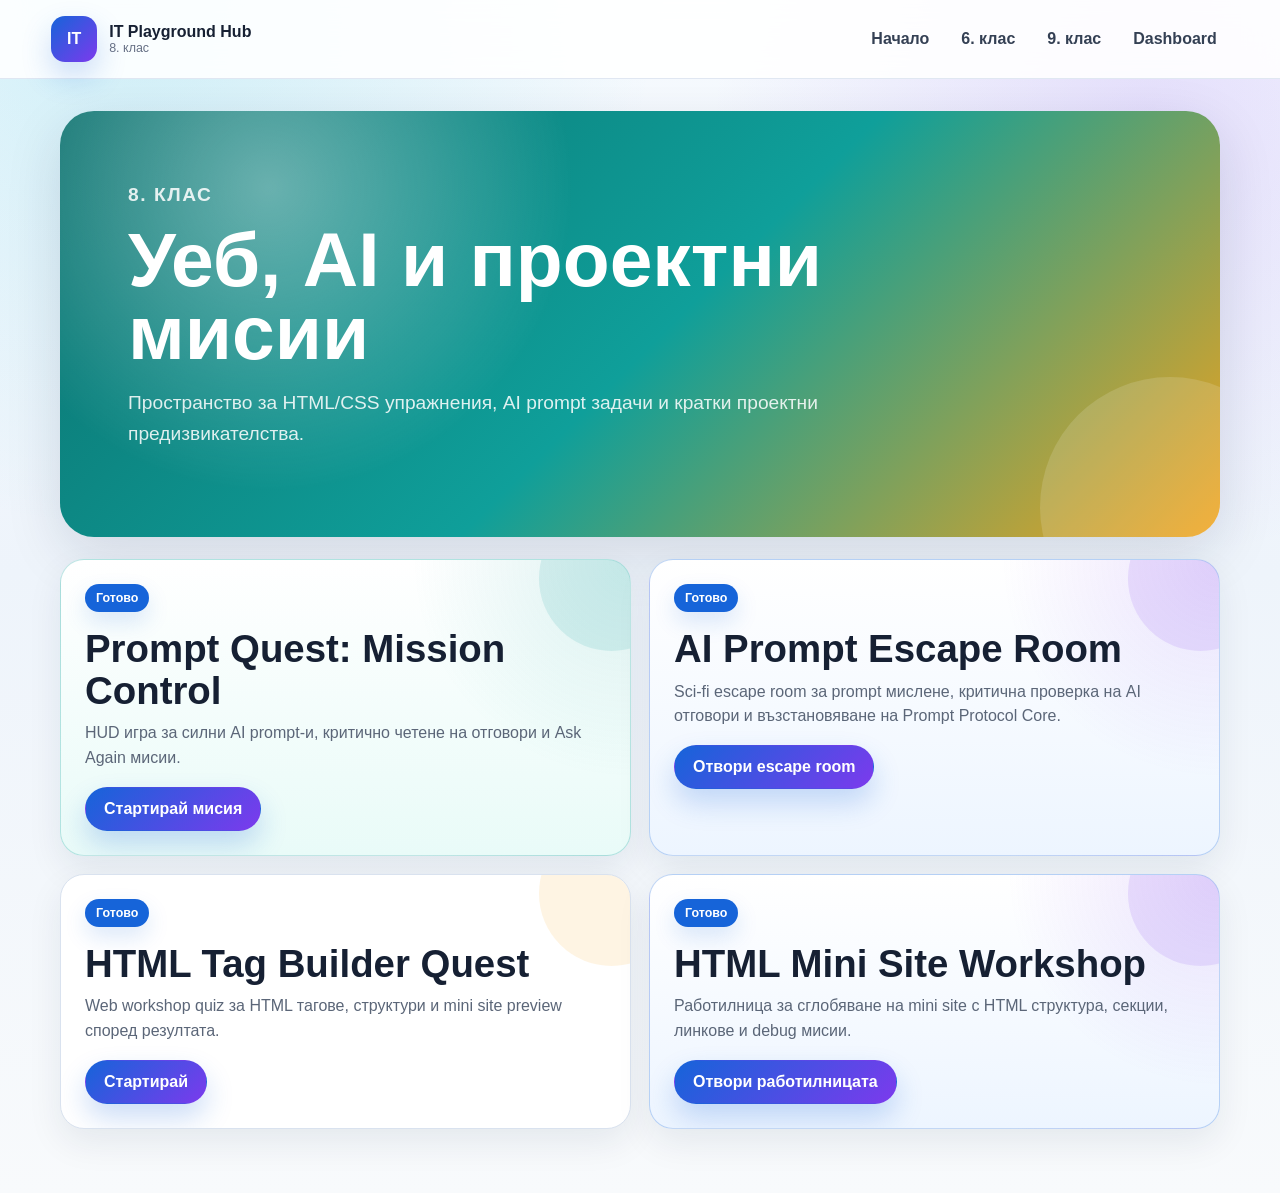
<file: grade-8.html>
<!doctype html>
<html lang="bg">
<head>
  <meta charset="utf-8">
  <meta name="viewport" content="width=device-width, initial-scale=1">
  <title>8. клас | IT Playground Hub</title>
  <link rel="stylesheet" href="styles.css">
</head>
<body>
  <header class="site-header">
    <a class="brand" href="index.html"><span class="brand-mark">IT</span><span><strong>IT Playground Hub</strong><small>8. клас</small></span></a>
    <button class="nav-toggle" type="button" aria-expanded="false" aria-controls="main-nav">Меню</button>
    <nav class="main-nav" id="main-nav">
      <a href="index.html">Начало</a>
      <a href="grade-6.html">6. клас</a>
      <a href="grade-9.html">9. клас</a>
      <a href="dashboard.html">Dashboard</a>
    </nav>
  </header>

  <main class="page-shell">
    <section class="page-hero grade-eight">
      <p class="eyebrow">8. клас</p>
      <h1>Уеб, AI и проектни мисии</h1>
      <p>
        Пространство за HTML/CSS упражнения, AI prompt задачи и кратки проектни предизвикателства.
      </p>
    </section>

    <section class="activity-grid">
      <article class="activity-card featured teal">
        <span class="tag">Готово</span>
        <h2>Prompt Quest: Mission Control</h2>
        <p>HUD игра за силни AI prompt-и, критично четене на отговори и Ask Again мисии.</p>
        <a class="button primary" href="https://script.google.com/a/macros/bps-edu.org/s/AKfycbw7fReJFl138OGaTDmE1FTmamut8LTp9K_FKQxDmBvGHX-VwCSkDaUi_eCQhJgBn7ld/exec" target="_blank" rel="noopener">Стартирай мисия</a>
      </article>

      <article class="activity-card featured">
        <span class="tag">Готово</span>
        <h2>AI Prompt Escape Room</h2>
        <p>Sci-fi escape room за prompt мислене, критична проверка на AI отговори и възстановяване на Prompt Protocol Core.</p>
        <a class="button primary" href="https://script.google.com/a/macros/bps-edu.org/s/AKfycbzwXHhhlCN3m1h_YAHRghAt3FSAqA3em8z9xCFN9STHYkZBCZJb3BmGGqBNEbFs0d4VRg/exec" target="_blank" rel="noopener">Отвори escape room</a>
      </article>

      <article class="activity-card">
        <span class="tag">Готово</span>
        <h2>HTML Tag Builder Quest</h2>
        <p>Web workshop quiz за HTML тагове, структури и mini site preview според резултата.</p>
        <a class="button primary" href="https://script.google.com/a/macros/bps-edu.org/s/AKfycbyFNzjzlxGxq7PyqHCTcUFgG5-H1Grbl30XLZeetCmDIYXk7kBTFxW2Q5ysERD7o2lxjA/exec" target="_blank" rel="noopener">Стартирай</a>
      </article>

      <article class="activity-card featured">
        <span class="tag">Готово</span>
        <h2>HTML Mini Site Workshop</h2>
        <p>Работилница за сглобяване на mini site с HTML структура, секции, линкове и debug мисии.</p>
        <a class="button primary" href="https://script.google.com/a/macros/bps-edu.org/s/AKfycbyEBiIdqQ4iTDzweb9aAiyO_Dbj56nNpSxpGxHuTpRxBqVXwOoTw4xMI8Y3XoBtXVyrWA/exec" target="_blank" rel="noopener">Отвори работилницата</a>
      </article>
    </section>
  </main>

  <script src="script.js"></script>
</body>
</html>
</file>
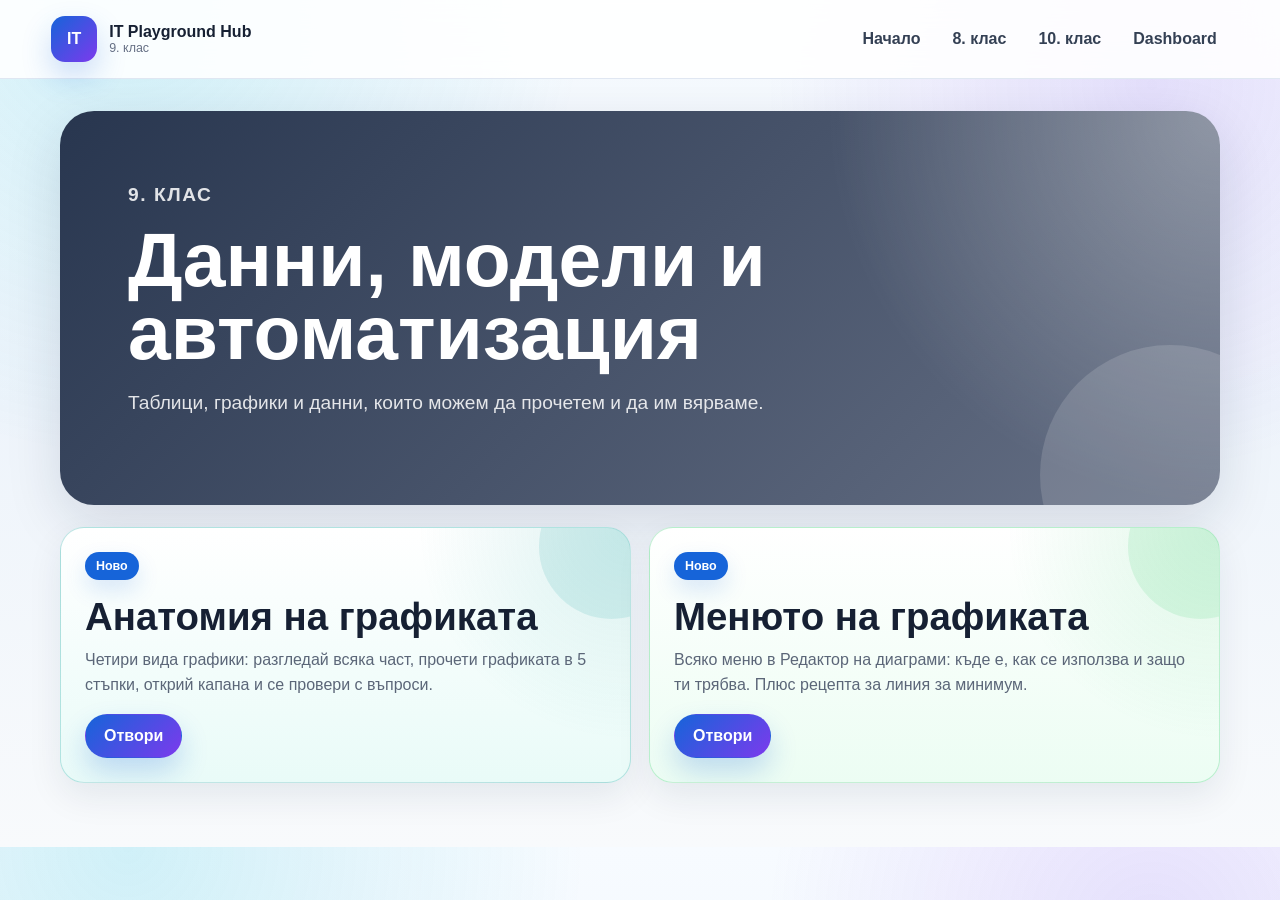
<file: grade-9.html>
<!doctype html>
<html lang="bg">
<head>
  <meta charset="utf-8">
  <meta name="viewport" content="width=device-width, initial-scale=1">
  <title>9. клас | IT Playground Hub</title>
  <link rel="stylesheet" href="styles.css">
</head>
<body>
  <header class="site-header">
    <a class="brand" href="index.html"><span class="brand-mark">IT</span><span><strong>IT Playground Hub</strong><small>9. клас</small></span></a>
    <button class="nav-toggle" type="button" aria-expanded="false" aria-controls="main-nav">Меню</button>
    <nav class="main-nav" id="main-nav">
      <a href="index.html">Начало</a>
      <a href="grade-8.html">8. клас</a>
      <a href="grade-10.html">10. клас</a>
      <a href="dashboard.html">Dashboard</a>
    </nav>
  </header>

  <main class="page-shell">
    <section class="page-hero small">
      <p class="eyebrow">9. клас</p>
      <h1>Данни, модели и автоматизация</h1>
      <p>Таблици, графики и данни, които можем да прочетем и да им вярваме.</p>
    </section>
    <section class="activity-grid">
      <article class="activity-card featured teal">
        <span class="tag">Ново</span>
        <h2>Анатомия на графиката</h2>
        <p>Четири вида графики: разгледай всяка част, прочети графиката в 5 стъпки, открий капана и се провери с въпроси.</p>
        <a class="button primary" href="chart-anatomy.html">Отвори</a>
      </article>
      <article class="activity-card featured green">
        <span class="tag">Ново</span>
        <h2>Менюто на графиката</h2>
        <p>Всяко меню в Редактор на диаграми: къде е, как се използва и защо ти трябва. Плюс рецепта за линия за минимум.</p>
        <a class="button primary" href="chart-menus.html">Отвори</a>
      </article>
    </section>
  </main>

  <script src="script.js"></script>
</body>
</html>
</file>
<file: styles.css>
:root {
  color-scheme: light;
  --ink: #162033;
  --muted: #667085;
  --soft: #f4f7fb;
  --panel: #ffffff;
  --line: #d9e2ef;
  --blue: #1664d9;
  --blue-dark: #0f3f99;
  --teal: #0f9f9a;
  --rose: #d83f6a;
  --amber: #f2a31b;
  --violet: #7c3aed;
  --cyan: #06b6d4;
  --dark: #0f172a;
  --shadow: 0 18px 55px rgba(18, 32, 58, 0.13);
  --lift-shadow: 0 26px 70px rgba(15, 23, 42, 0.18);
  font-family: Inter, "Segoe UI", Arial, sans-serif;
}

* {
  box-sizing: border-box;
}

body {
  margin: 0;
  color: var(--ink);
  background:
    radial-gradient(circle at 10% 0%, rgba(6, 182, 212, 0.16), transparent 32%),
    radial-gradient(circle at 90% 10%, rgba(124, 58, 237, 0.14), transparent 28%),
    linear-gradient(180deg, #f7fbff 0%, #eef4fb 48%, #f8fafc 100%);
}

a {
  color: inherit;
}

.site-header {
  position: sticky;
  top: 0;
  z-index: 10;
  display: flex;
  align-items: center;
  justify-content: space-between;
  gap: 24px;
  padding: 16px clamp(18px, 4vw, 54px);
  background: rgba(255, 255, 255, 0.88);
  border-bottom: 1px solid rgba(217, 226, 239, 0.8);
  backdrop-filter: blur(16px);
}

.brand {
  display: inline-flex;
  align-items: center;
  gap: 12px;
  text-decoration: none;
}

.brand-mark {
  display: grid;
  width: 46px;
  height: 46px;
  place-items: center;
  border-radius: 14px;
  color: #fff;
  font-weight: 900;
  letter-spacing: 0;
  background: linear-gradient(135deg, var(--blue), var(--violet));
  box-shadow: 0 14px 30px rgba(22, 100, 217, 0.22);
  transition: transform 180ms ease, box-shadow 180ms ease;
}

.brand:hover .brand-mark {
  transform: rotate(-3deg) scale(1.04);
  box-shadow: 0 18px 38px rgba(22, 100, 217, 0.3);
}

.brand strong,
.brand small {
  display: block;
}

.brand strong {
  font-size: 1rem;
}

.brand small {
  color: var(--muted);
  font-size: 0.78rem;
}

.main-nav {
  display: flex;
  align-items: center;
  gap: 8px;
  flex-wrap: wrap;
}

.main-nav a {
  padding: 10px 12px;
  border-radius: 999px;
  color: #344054;
  font-weight: 700;
  text-decoration: none;
  transition: color 160ms ease, background 160ms ease, transform 160ms ease;
}

.main-nav a:hover,
.main-nav a:focus-visible {
  color: var(--blue-dark);
  background: #eaf2ff;
  outline: none;
  transform: translateY(-1px);
}

.nav-toggle {
  display: none;
  border: 0;
  border-radius: 999px;
  padding: 10px 14px;
  color: #fff;
  background: var(--blue);
  font-weight: 800;
}

.hero,
.page-shell {
  width: min(1160px, calc(100% - 32px));
  margin: 0 auto;
}

.hero {
  position: relative;
  display: grid;
  grid-template-columns: minmax(0, 1.1fr) minmax(320px, 0.7fr);
  gap: clamp(24px, 5vw, 58px);
  align-items: center;
  width: min(1220px, calc(100% - 32px));
  margin-top: 24px;
  padding: clamp(30px, 5vw, 58px);
  overflow: hidden;
  border-radius: 30px;
  color: #fff;
  background:
    radial-gradient(circle at 12% 22%, rgba(6, 182, 212, 0.38), transparent 28%),
    radial-gradient(circle at 88% 18%, rgba(124, 58, 237, 0.45), transparent 30%),
    linear-gradient(135deg, #0f172a 0%, #172554 48%, #312e81 100%);
  box-shadow: var(--lift-shadow);
}

.hero::before,
.hero::after {
  content: "";
  position: absolute;
  border-radius: 999px;
  pointer-events: none;
}

.hero::before {
  width: 230px;
  height: 230px;
  right: -78px;
  bottom: -92px;
  background: rgba(6, 182, 212, 0.18);
}

.hero::after {
  width: 150px;
  height: 150px;
  left: 46%;
  top: -70px;
  background: rgba(255, 255, 255, 0.12);
}

.hero > * {
  position: relative;
  z-index: 1;
}

.eyebrow {
  margin: 0 0 12px;
  color: var(--blue-dark);
  font-size: 0.78rem;
  font-weight: 900;
  letter-spacing: 0.08em;
  text-transform: uppercase;
}

.hero .eyebrow {
  color: #a5f3fc;
}

h1,
h2,
h3,
p {
  margin-top: 0;
}

h1 {
  max-width: 850px;
  margin-bottom: 18px;
  font-size: clamp(2.45rem, 6vw, 4.8rem);
  line-height: 0.95;
  letter-spacing: 0;
}

.hero h1 {
  margin-bottom: 12px;
  text-wrap: balance;
}

.hero-subtitle {
  margin: 0 0 18px;
  color: #67e8f9;
  font-size: clamp(1.2rem, 2.4vw, 2rem);
  font-weight: 950;
}

h2 {
  font-size: clamp(1.8rem, 3vw, 2.6rem);
  line-height: 1.08;
}

.hero-text,
.page-hero p {
  max-width: 720px;
  color: #475467;
  font-size: clamp(1.05rem, 1.5vw, 1.24rem);
  line-height: 1.65;
}

.hero .hero-text {
  max-width: 620px;
  color: #dbeafe;
  font-weight: 700;
}

.hero-actions {
  display: flex;
  gap: 12px;
  flex-wrap: wrap;
  margin-top: 28px;
}

.button {
  display: inline-flex;
  min-height: 44px;
  align-items: center;
  justify-content: center;
  border: 1px solid transparent;
  border-radius: 999px;
  padding: 12px 18px;
  font-weight: 900;
  text-decoration: none;
  transition: transform 160ms ease, box-shadow 160ms ease, border-color 160ms ease, background 160ms ease;
}

.button:hover,
.button:focus-visible {
  transform: translateY(-2px);
  box-shadow: 0 18px 36px rgba(15, 23, 42, 0.18);
  outline: none;
}

.button.primary {
  color: #fff;
  background: linear-gradient(135deg, var(--blue), var(--violet));
  box-shadow: 0 14px 28px rgba(22, 100, 217, 0.22);
}

.hero .button.primary {
  color: var(--dark);
  background: #fff;
}

.button.secondary,
.button.compact {
  color: var(--blue-dark);
  background: #fff;
  border-color: var(--line);
}

.hero .button.secondary {
  color: #fff;
  background: rgba(255, 255, 255, 0.12);
  border-color: rgba(255, 255, 255, 0.24);
}

.button.compact {
  min-height: 40px;
  padding: 10px 16px;
}

.hero-panel {
  display: grid;
  gap: 16px;
  min-height: 320px;
  align-content: center;
  padding: 22px;
  border-radius: 24px;
  color: #fff;
  background:
    linear-gradient(rgba(255, 255, 255, 0.08), rgba(255, 255, 255, 0.08));
  border: 1px solid rgba(255, 255, 255, 0.18);
  box-shadow: 0 28px 60px rgba(0, 0, 0, 0.22);
  backdrop-filter: blur(12px);
}

.metric-card,
.status-strip {
  border: 1px solid rgba(255, 255, 255, 0.26);
  border-radius: 18px;
  padding: 16px;
  background: rgba(255, 255, 255, 0.12);
  transition: transform 180ms ease, background 180ms ease;
}

.metric-card:hover,
.status-strip:hover {
  transform: translateY(-3px);
  background: rgba(255, 255, 255, 0.17);
}

.metric-value,
.metric-label {
  display: block;
}

.metric-value {
  font-size: 3.6rem;
  line-height: 1;
  font-weight: 950;
}

.metric-label,
.status-strip {
  font-weight: 800;
}

.section {
  padding: 24px 0 64px;
}

.section-heading {
  margin-bottom: 22px;
}

.class-grid,
.activity-grid,
.dashboard-grid {
  display: grid;
  grid-template-columns: repeat(3, minmax(0, 1fr));
  gap: 18px;
}

.class-card,
.activity-card,
.dashboard-card,
.construction {
  position: relative;
  overflow: hidden;
  border: 1px solid var(--line);
  border-radius: 24px;
  padding: 24px;
  background: var(--panel);
  box-shadow: 0 14px 35px rgba(18, 32, 58, 0.08);
  transition: transform 180ms ease, box-shadow 180ms ease, border-color 180ms ease;
}

.class-card::after,
.activity-card::after,
.dashboard-card::after {
  content: "";
  position: absolute;
  top: -54px;
  right: -54px;
  width: 145px;
  height: 145px;
  border-radius: 999px;
  background: var(--card-accent, var(--blue));
  opacity: 0.12;
  transition: transform 220ms ease, opacity 220ms ease;
}

.class-card > *,
.activity-card > *,
.dashboard-card > * {
  position: relative;
  z-index: 1;
}

.class-card:hover,
.activity-card:hover,
.dashboard-card:hover {
  transform: translateY(-5px);
  border-color: rgba(22, 100, 217, 0.28);
  box-shadow: var(--lift-shadow);
}

.class-card:hover::after,
.activity-card:hover::after,
.dashboard-card:hover::after {
  transform: scale(1.18);
  opacity: 0.18;
}

.class-card {
  min-height: 255px;
  display: flex;
  flex-direction: column;
  align-items: flex-start;
}

.class-card h3,
.activity-card h2,
.dashboard-card h2 {
  margin-bottom: 10px;
}

.class-card p,
.activity-card p,
.dashboard-card p,
.construction p {
  color: #5b6678;
  line-height: 1.55;
}

.class-card .button {
  margin-top: auto;
}

.class-number {
  display: grid;
  width: 58px;
  height: 58px;
  place-items: center;
  margin-bottom: 20px;
  border-radius: 18px;
  color: #fff;
  font-size: 1.6rem;
  font-weight: 950;
  background: var(--blue);
}

.class-card.live {
  --card-accent: var(--violet);
  border-color: rgba(22, 100, 217, 0.28);
  background:
    radial-gradient(circle at 100% 0%, rgba(124, 58, 237, 0.15), transparent 34%),
    linear-gradient(180deg, #ffffff 0%, #edf5ff 100%);
}

.class-card.live.teal {
  --card-accent: var(--teal);
  border-color: rgba(15, 159, 154, 0.28);
  background:
    radial-gradient(circle at 100% 0%, rgba(15, 159, 154, 0.17), transparent 34%),
    linear-gradient(180deg, #ffffff 0%, #eafbf9 100%);
}

.class-card.live.teal .class-number {
  background: var(--teal);
}

.class-card.live.green {
  --card-accent: #22c55e;
  border-color: rgba(34, 197, 94, 0.28);
  background:
    radial-gradient(circle at 100% 0%, rgba(34, 197, 94, 0.17), transparent 34%),
    linear-gradient(180deg, #ffffff 0%, #ecfdf3 100%);
}

.class-card.live.green .class-number {
  background: #22c55e;
}

.class-card.live.cyber {
  --card-accent: var(--purple);
  border-color: rgba(124, 58, 237, 0.28);
  background:
    radial-gradient(circle at 100% 0%, rgba(6, 182, 212, 0.16), transparent 34%),
    radial-gradient(circle at 0% 100%, rgba(124, 58, 237, 0.12), transparent 32%),
    linear-gradient(180deg, #ffffff 0%, #eef2ff 100%);
}

.class-card.live.cyber .class-number {
  background: linear-gradient(135deg, var(--blue), var(--purple));
}

.class-card.muted .class-number {
  background: #98a2b3;
}

.class-card.muted {
  --card-accent: #98a2b3;
}

.page-shell {
  padding: 32px 0 64px;
}

.page-hero {
  position: relative;
  overflow: hidden;
  padding: clamp(34px, 6vw, 68px);
  border-radius: 34px;
  color: #fff;
  background:
    radial-gradient(circle at 20% 15%, rgba(255, 255, 255, 0.36), transparent 30%),
    linear-gradient(135deg, #123a8f, #1664d9 55%, #0f9f9a);
  box-shadow: var(--shadow);
}

.page-hero::after {
  content: "";
  position: absolute;
  right: -80px;
  bottom: -100px;
  width: 260px;
  height: 260px;
  border-radius: 999px;
  background: rgba(255, 255, 255, 0.14);
}

.page-hero > * {
  position: relative;
  z-index: 1;
}

.page-hero.small {
  background:
    radial-gradient(circle at top right, rgba(255, 255, 255, 0.34), transparent 32%),
    linear-gradient(135deg, #28364f, #667085);
}

.page-hero.grade-six {
  background:
    radial-gradient(circle at 18% 18%, rgba(255, 255, 255, 0.38), transparent 30%),
    linear-gradient(135deg, #123a8f 0%, #1664d9 50%, #d83f6a 100%);
}

.page-hero.grade-seven {
  background:
    radial-gradient(circle at 18% 18%, rgba(34, 211, 238, 0.36), transparent 30%),
    radial-gradient(circle at 86% 18%, rgba(168, 85, 247, 0.34), transparent 28%),
    linear-gradient(135deg, #050816 0%, #172554 52%, #581c87 100%);
}

.page-hero.grade-five {
  background:
    radial-gradient(circle at 18% 18%, rgba(255, 255, 255, 0.38), transparent 30%),
    linear-gradient(135deg, #14532d 0%, #22c55e 52%, #f2a31b 100%);
}

.page-hero.grade-eight {
  background:
    radial-gradient(circle at 18% 18%, rgba(255, 255, 255, 0.38), transparent 30%),
    linear-gradient(135deg, #0b716e 0%, #0f9f9a 52%, #f2a31b 100%);
}

.dashboard-hero {
  background:
    radial-gradient(circle at 24% 12%, rgba(255, 255, 255, 0.36), transparent 30%),
    linear-gradient(135deg, #182033, #123a8f 62%, #1664d9);
}

.page-hero .eyebrow,
.page-hero p {
  color: rgba(255, 255, 255, 0.86);
}

.activity-grid,
.dashboard-grid {
  margin-top: 22px;
  grid-template-columns: repeat(2, minmax(0, 1fr));
}

.activity-card.featured {
  --card-accent: var(--violet);
  border-color: rgba(22, 100, 217, 0.26);
  background:
    radial-gradient(circle at 100% 0%, rgba(124, 58, 237, 0.14), transparent 34%),
    linear-gradient(180deg, #ffffff 0%, #edf5ff 100%);
}

.activity-card.featured.teal {
  --card-accent: var(--teal);
  border-color: rgba(15, 159, 154, 0.26);
  background:
    radial-gradient(circle at 100% 0%, rgba(15, 159, 154, 0.14), transparent 34%),
    linear-gradient(180deg, #ffffff 0%, #e9fbf8 100%);
}

.activity-card.featured.green {
  --card-accent: #22c55e;
  border-color: rgba(34, 197, 94, 0.26);
  background:
    radial-gradient(circle at 100% 0%, rgba(34, 197, 94, 0.14), transparent 34%),
    linear-gradient(180deg, #ffffff 0%, #ecfdf3 100%);
}

.activity-card.featured.cyber {
  --card-accent: var(--cyan);
  border-color: rgba(124, 58, 237, 0.28);
  background:
    radial-gradient(circle at 100% 0%, rgba(6, 182, 212, 0.18), transparent 34%),
    radial-gradient(circle at 0% 100%, rgba(124, 58, 237, 0.14), transparent 32%),
    linear-gradient(180deg, #ffffff 0%, #eef2ff 100%);
}

.activity-card:not(.featured),
.dashboard-card {
  --card-accent: var(--amber);
}

.tag {
  display: inline-flex;
  margin-bottom: 16px;
  border-radius: 999px;
  padding: 7px 11px;
  color: #fff;
  background: var(--blue);
  font-size: 0.78rem;
  font-weight: 900;
  box-shadow: 0 10px 22px rgba(22, 100, 217, 0.15);
}

.tag.planned {
  color: #7a4d00;
  background: #fff1ce;
}

.construction {
  margin-top: 22px;
  text-align: center;
}

.construction span {
  display: inline-flex;
  margin-bottom: 16px;
  border-radius: 999px;
  padding: 8px 12px;
  color: #344054;
  background: #eef2f7;
  font-weight: 900;
}

.clean-list {
  margin: 0;
  padding-left: 20px;
  color: #475467;
  line-height: 1.8;
}

.lock-badge {
  display: inline-flex;
  margin-bottom: 14px;
  border-radius: 999px;
  padding: 7px 11px;
  color: #7a4d00;
  background: #fff1ce;
  font-size: 0.78rem;
  font-weight: 900;
}

.locked-card {
  --card-accent: var(--rose);
}

.unlock-form {
  display: grid;
  gap: 10px;
  margin-top: 18px;
}

.unlock-form label {
  color: #344054;
  font-weight: 900;
}

.unlock-row {
  display: grid;
  grid-template-columns: minmax(0, 1fr) auto;
  gap: 10px;
}

.unlock-row input {
  min-height: 44px;
  width: 100%;
  border: 1px solid var(--line);
  border-radius: 999px;
  padding: 0 16px;
  color: var(--ink);
  background: #fff;
  font: inherit;
  font-weight: 700;
  outline: none;
  transition: border-color 160ms ease, box-shadow 160ms ease;
}

.unlock-row input:focus {
  border-color: rgba(22, 100, 217, 0.5);
  box-shadow: 0 0 0 4px rgba(22, 100, 217, 0.12);
}

.unlock-message {
  min-height: 22px;
  margin: 0;
  color: var(--rose);
  font-weight: 800;
}

.unlock-message.success {
  color: #067647;
}

.protected-content {
  margin-top: 18px;
  padding-top: 18px;
  border-top: 1px solid var(--line);
}

.resource-list {
  display: grid;
  gap: 12px;
}

.resource-link {
  display: grid;
  gap: 4px;
  border: 1px solid var(--line);
  border-radius: 16px;
  padding: 16px;
  color: var(--ink);
  background:
    radial-gradient(circle at top right, rgba(216, 63, 106, 0.12), transparent 34%),
    #fff;
  text-decoration: none;
  transition: transform 160ms ease, box-shadow 160ms ease, border-color 160ms ease;
}

.resource-link:hover,
.resource-link:focus-visible {
  transform: translateY(-2px);
  border-color: rgba(216, 63, 106, 0.34);
  box-shadow: 0 16px 34px rgba(18, 32, 58, 0.12);
  outline: none;
}

.resource-link span {
  color: var(--muted);
  font-size: 0.86rem;
  font-weight: 800;
}

.resource-link strong {
  font-size: 1.05rem;
}

.class-link-grid {
  display: grid;
  grid-template-columns: repeat(3, minmax(0, 1fr));
  gap: 10px;
}

.class-link-grid a {
  display: inline-flex;
  min-height: 42px;
  align-items: center;
  justify-content: center;
  border: 1px solid var(--line);
  border-radius: 999px;
  color: var(--blue-dark);
  background: #fff;
  font-weight: 900;
  text-decoration: none;
  transition: transform 160ms ease, box-shadow 160ms ease, background 160ms ease;
}

.class-link-grid a:hover,
.class-link-grid a:focus-visible {
  transform: translateY(-2px);
  background: #eaf2ff;
  box-shadow: 0 12px 24px rgba(18, 32, 58, 0.1);
  outline: none;
}

.site-footer {
  display: flex;
  justify-content: space-between;
  gap: 18px;
  padding: 22px clamp(18px, 4vw, 54px);
  color: #667085;
  border-top: 1px solid var(--line);
}

.reveal {
  opacity: 0;
  transform: translateY(14px);
}

.reveal.is-visible {
  opacity: 1;
  transform: translateY(0);
  transition: opacity 520ms ease, transform 520ms ease;
}

@media (prefers-reduced-motion: reduce) {
  *,
  *::before,
  *::after {
    scroll-behavior: auto !important;
    transition-duration: 0.01ms !important;
    animation-duration: 0.01ms !important;
  }

  .reveal {
    opacity: 1;
    transform: none;
  }
}

@media (max-width: 860px) {
  .site-header {
    align-items: flex-start;
    flex-wrap: wrap;
  }

  .nav-toggle {
    display: inline-flex;
  }

  .main-nav {
    display: none;
    width: 100%;
    padding-top: 10px;
  }

  .main-nav.is-open {
    display: flex;
  }

  .hero {
    grid-template-columns: 1fr;
    padding: 32px 22px;
  }

  .hero-panel {
    min-height: 300px;
  }

  .class-grid,
  .activity-grid,
  .dashboard-grid {
    grid-template-columns: 1fr;
  }

  .page-hero {
    border-radius: 26px;
  }

  .site-footer {
    flex-direction: column;
  }
}

@media (max-width: 520px) {
  .brand strong {
    font-size: 0.94rem;
  }

  .hero,
  .page-shell {
    width: min(100% - 20px, 1160px);
  }

  .hero-actions,
  .button {
    width: 100%;
  }

  .unlock-row {
    grid-template-columns: 1fr;
  }

  .class-link-grid {
    grid-template-columns: repeat(2, minmax(0, 1fr));
  }

  .page-hero,
  .class-card,
  .activity-card,
  .dashboard-card,
  .construction {
    border-radius: 20px;
    padding: 20px;
  }
}
</file>
